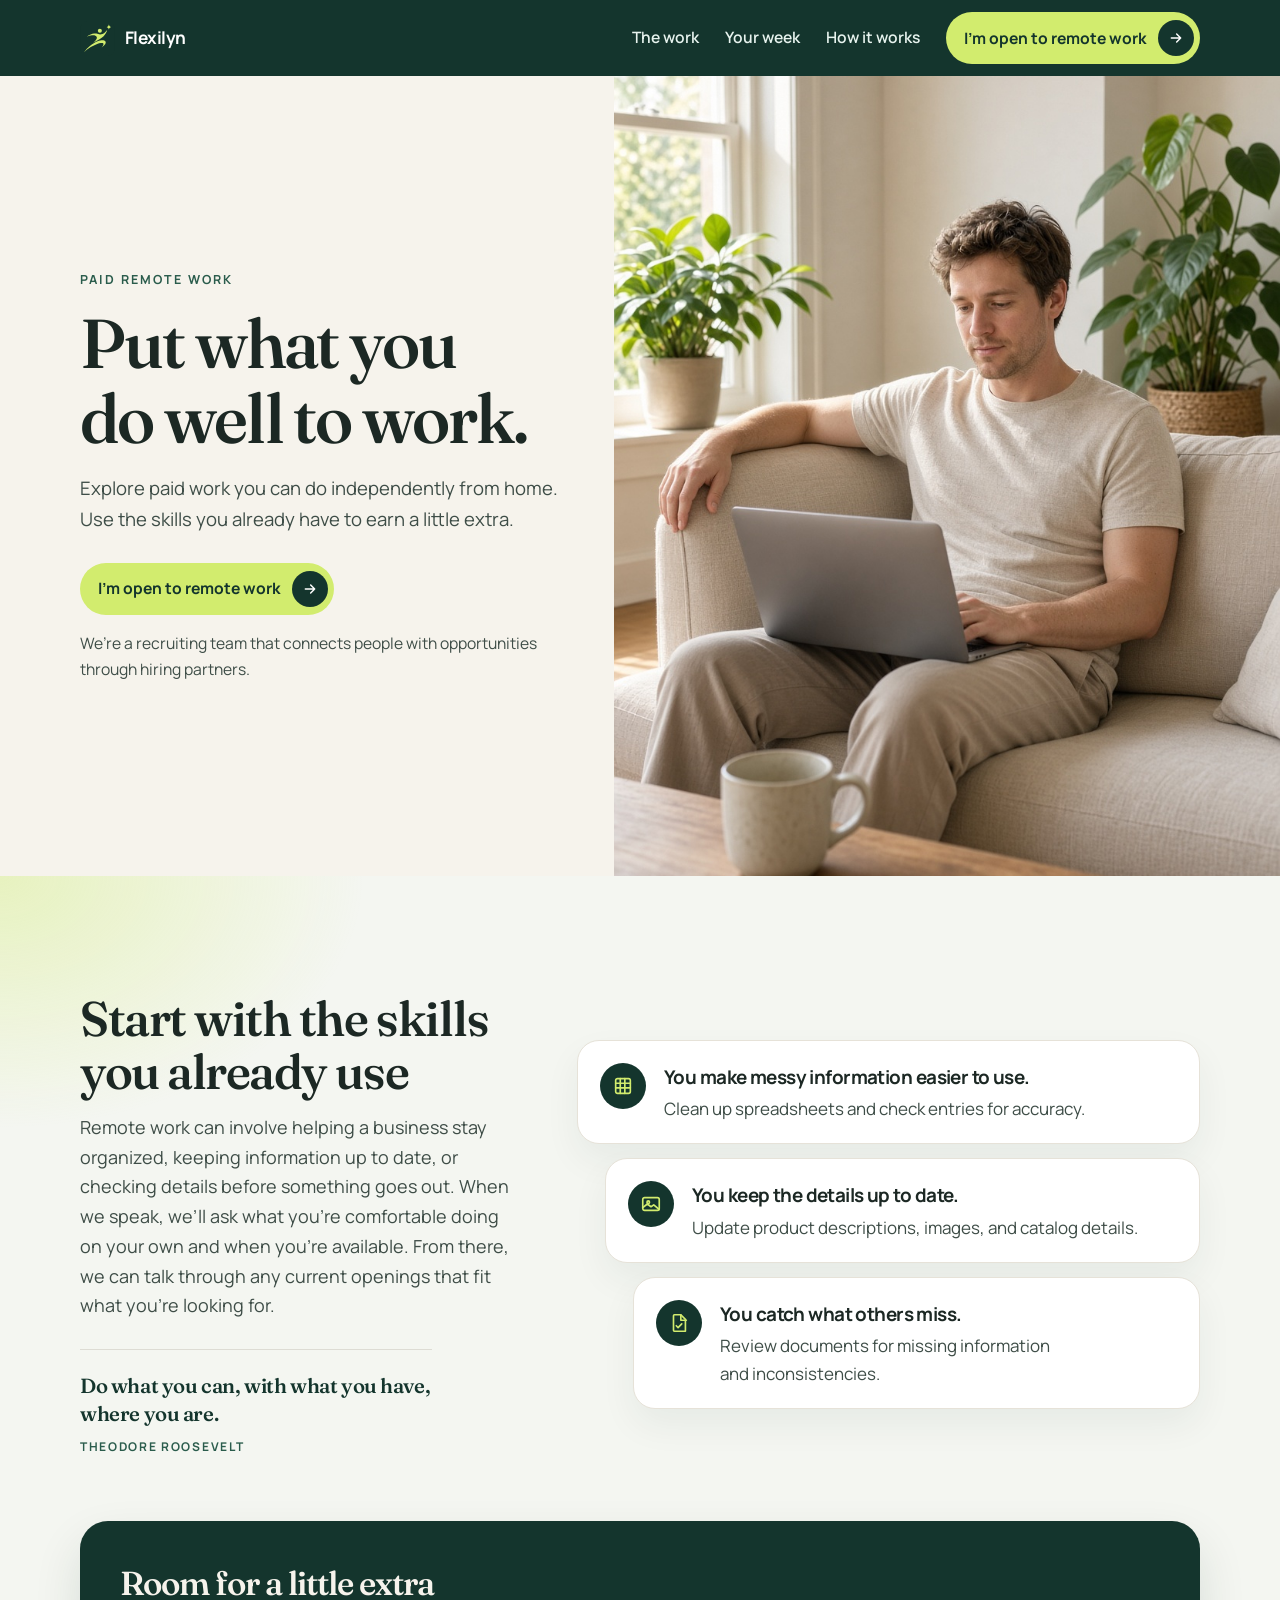
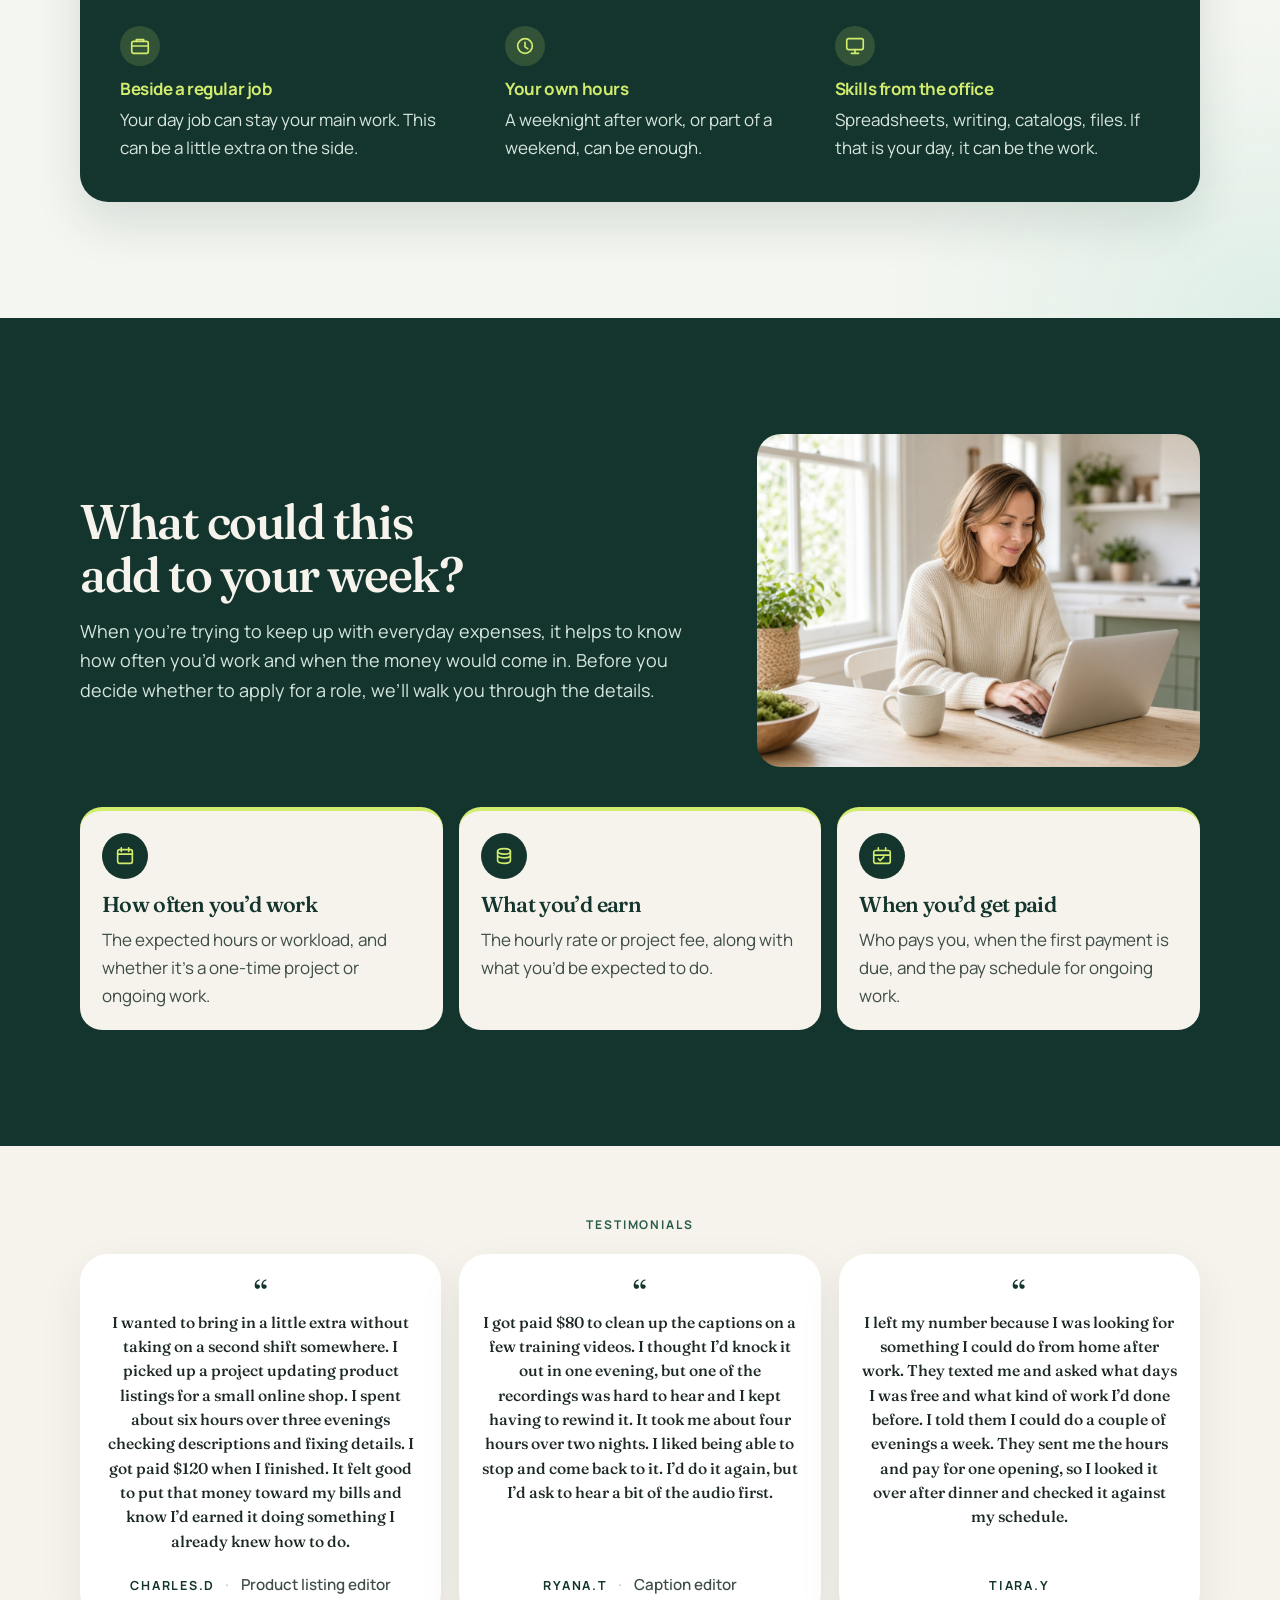
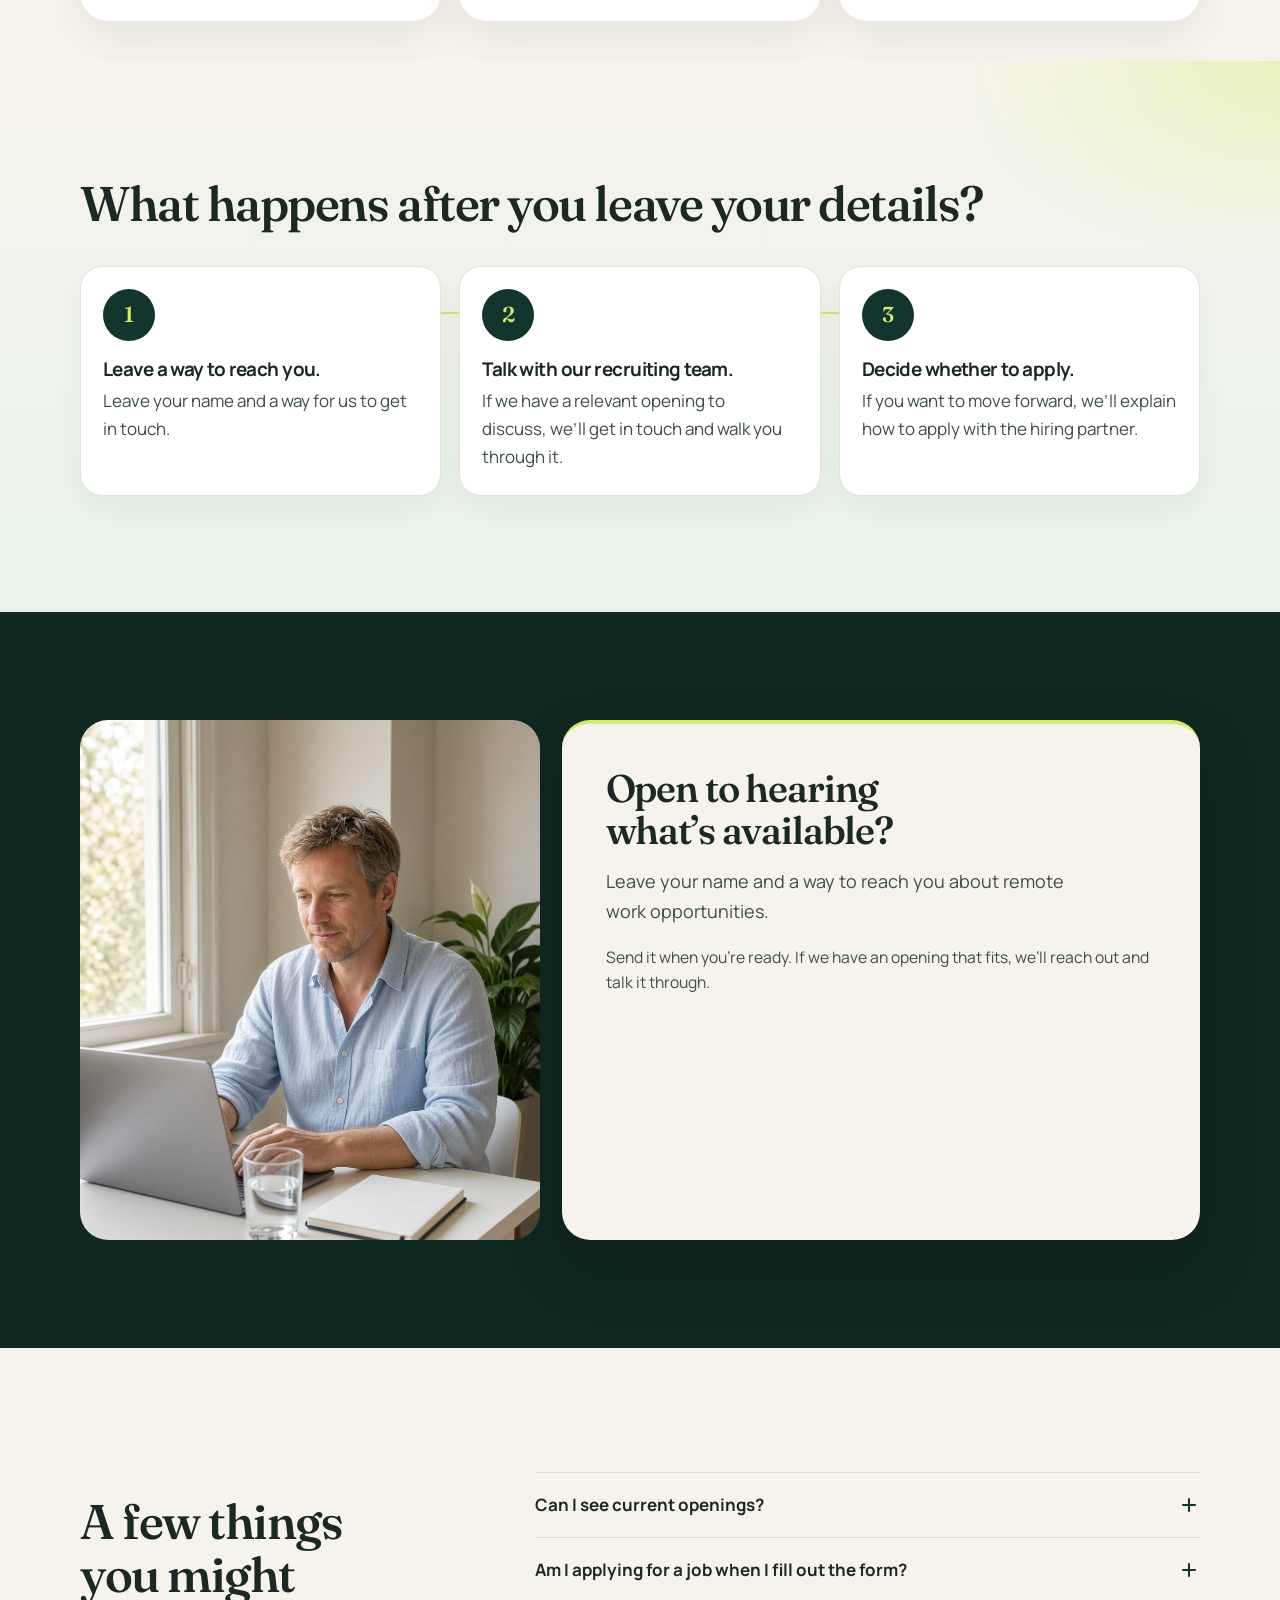
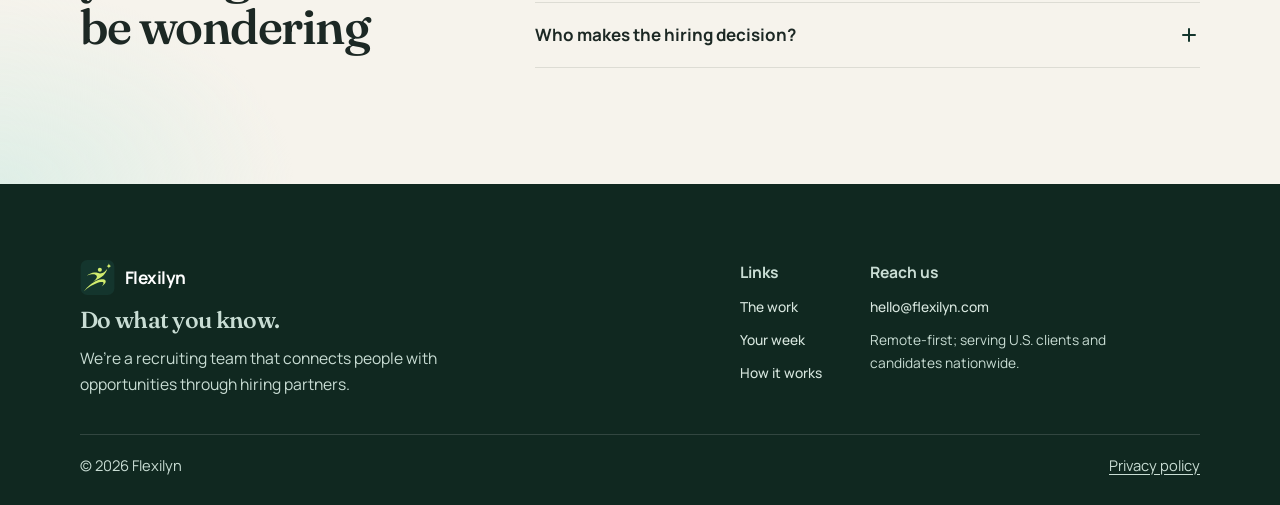
<file: index.html>
<!doctype html>
<html lang="en-US">
<head>
  <meta charset="utf-8">
  <meta name="viewport" content="width=device-width, initial-scale=1">
  <title>Flexilyn — Do what you know.</title>
  <meta name="description" content="Explore paid work you can do independently from home. Flexilyn is a recruiting team that connects people with opportunities through hiring partners.">
  <meta name="theme-color" content="#14352d">
  <meta property="og:title" content="Flexilyn — Do what you know.">
  <meta property="og:description" content="Explore paid work you can do independently from home. Use the skills you already have to earn a little extra.">
  <meta property="og:type" content="website">
  <link rel="icon" href="favicon2.svg" type="image/svg+xml">
  <link rel="preconnect" href="https://fonts.googleapis.com">
  <link rel="preconnect" href="https://fonts.gstatic.com" crossorigin>
  <link href="https://fonts.googleapis.com/css2?family=Fraunces:opsz,wght@9..144,560;9..144,640&family=Manrope:wght@400;500;600;700&display=swap" rel="stylesheet">
  <link rel="stylesheet" href="m-style.css">
</head>
<body>
  <a class="skip" href="#main">Skip to content</a>
  <header class="site-header" id="top">
    <div class="wrap header-bar">
      <a class="brand" href="#top">
        <img src="favicon2.svg" alt="Flexilyn Logo" class="site-logo" width="35px" height="35px">
        Flexilyn
      </a>
      <button class="nav-toggle" type="button" aria-expanded="false" aria-controls="site-nav">
        <span class="sr-only">Menu</span>
        <span class="bars" aria-hidden="true"><span></span><span></span><span></span></span>
      </button>
      <nav id="site-nav" class="site-nav" aria-label="Main">
        <a href="#work">The work</a>
        <a href="#worth">Your week</a>
        <a href="#how">How it works</a>
        <a class="btn btn-nav" href="#interest">I’m open to remote work <span class="arrow" aria-hidden="true"><svg viewBox="0 0 24 24"><path d="M5 12h14M13 6l6 6-6 6"/></svg></span></a>
      </nav>
    </div>
  </header>

  <main id="main">
    <section class="hero" aria-labelledby="hero-title">
      <div class="hero-copy">
        <p class="eyebrow">Paid remote work</p>
        <h1 id="hero-title">Put what you do well to work.</h1>
        <p class="hero-lede">Explore paid work you can do independently from home. Use the skills you already have to earn a little extra.</p>
        <a class="btn" href="#interest">I’m open to remote work <span class="arrow" aria-hidden="true"><svg viewBox="0 0 24 24"><path d="M5 12h14M13 6l6 6-6 6"/></svg></span></a>
        <p class="hero-note">We’re a recruiting team that connects people with opportunities through hiring partners.</p>
      </div>
      <div class="hero-photo">
        <img src="assets/hero-chill-laptop.jpg" width="864" height="1152" alt="A man in a light t-shirt sits back on a sofa with a laptop on his lap, working quietly in a sunlit living room." fetchpriority="high" decoding="async">
      </div>
    </section>

    <section class="work" id="work" aria-labelledby="work-title">
      <div class="wrap">
        <div class="work-split">
          <div class="work-intro">
            <h2 id="work-title">Start with the skills you already use</h2>
            <p class="lede">Remote work can involve helping a business stay organized, keeping information up to date, or checking details before something goes out. When we speak, we’ll ask what you’re comfortable doing on your own and when you’re available. From there, we can talk through any current openings that fit what you’re looking for.</p>
            <blockquote class="closer">
              <p>Do what you can, with what you have, where you are.</p>
              <footer>Theodore Roosevelt</footer>
            </blockquote>
          </div>
          <ol class="skill-list">
            <li>
              <span class="ico" aria-hidden="true"><svg viewBox="0 0 24 24"><rect x="4" y="4" width="16" height="16" rx="2"/><path d="M4 9h16M4 14h16M9 4v16M14 4v16"/></svg></span>
              <div>
                <h3>You make messy information easier to use.</h3>
                <p>Clean up spreadsheets and check entries for accuracy.</p>
              </div>
            </li>
            <li>
              <span class="ico" aria-hidden="true"><svg viewBox="0 0 24 24"><rect x="3" y="5" width="18" height="14" rx="2"/><circle cx="9" cy="10" r="1.4"/><path d="M3 16l5-4 4 3 3-2 6 5"/></svg></span>
              <div>
                <h3>You keep the details up to date.</h3>
                <p>Update product descriptions, images, and catalog details.</p>
              </div>
            </li>
            <li>
              <span class="ico" aria-hidden="true"><svg viewBox="0 0 24 24"><path d="M7 3h7l5 5v13H7a1 1 0 0 1-1-1V4a1 1 0 0 1 1-1z"/><path d="M14 3v6h6M9 15l2 2 4-4"/></svg></span>
              <div>
                <h3>You catch what others miss.</h3>
                <p>Review documents for missing information and inconsistencies.</p>
              </div>
            </li>
          </ol>
        </div>
        <div class="overlook-panel">
          <h3 class="overlook-title" id="overlook-title">Room for a little extra</h3>
          <ul class="overlook" aria-labelledby="overlook-title">
            <li>
              <span class="ico" aria-hidden="true"><svg viewBox="0 0 24 24"><rect x="3" y="7" width="18" height="13" rx="2"/><path d="M8 7V5h8v2M3 12h18"/></svg></span>
              <p class="overlook-label">Beside a regular job</p>
              <p>Your day job can stay your main work. This can be a little extra on the side.</p>
            </li>
            <li>
              <span class="ico" aria-hidden="true"><svg viewBox="0 0 24 24"><circle cx="12" cy="12" r="8"/><path d="M12 8v5l3 2"/></svg></span>
              <p class="overlook-label">Your own hours</p>
              <p>A weeknight after work, or part of a weekend, can be enough.</p>
            </li>
            <li>
              <span class="ico" aria-hidden="true"><svg viewBox="0 0 24 24"><rect x="3" y="4" width="18" height="12" rx="2"/><path d="M8 20h8M12 16v4"/></svg></span>
              <p class="overlook-label">Skills from the office</p>
              <p>Spreadsheets, writing, catalogs, files. If that is your day, it can be the work.</p>
            </li>
          </ul>
        </div>
      </div>
    </section>

    <section class="worth" id="worth" aria-labelledby="worth-title">
      <div class="wrap">
        <div class="worth-head">
          <div>
            <h2 id="worth-title">What could this add to your week?</h2>
            <p class="lede">When you’re trying to keep up with everyday expenses, it helps to know how often you’d work and when the money would come in. Before you decide whether to apply for a role, we’ll walk you through the details.</p>
          </div>
          <figure class="worth-photo">
            <img src="assets/week-daylight-laptop.jpg" width="1200" height="900" alt="A woman works on a laptop at a bright kitchen table in daylight, with plants and a mug beside her.">
          </figure>
        </div>
        <div class="panel">
          <dl class="know">
            <div>
              <span class="ico" aria-hidden="true"><svg viewBox="0 0 24 24"><rect x="4" y="5" width="16" height="15" rx="2"/><path d="M8 3v4M16 3v4M4 10h16"/></svg></span>
              <dt>How often you’d work</dt>
              <dd>The expected hours or workload, and whether it’s a one-time project or ongoing work.</dd>
            </div>
            <div>
              <span class="ico" aria-hidden="true"><svg viewBox="0 0 24 24"><ellipse cx="12" cy="7" rx="7" ry="3"/><path d="M5 7v4c0 1.7 3.1 3 7 3s7-1.3 7-3V7"/><path d="M5 12v5c0 1.7 3.1 3 7 3s7-1.3 7-3v-5"/></svg></span>
              <dt>What you’d earn</dt>
              <dd>The hourly rate or project fee, along with what you’d be expected to do.</dd>
            </div>
            <div>
              <span class="ico" aria-hidden="true"><svg viewBox="0 0 24 24"><rect x="3" y="6" width="18" height="14" rx="2"/><path d="M3 11h18M8 6V3M16 6V3M8 15l2 2 4-4"/></svg></span>
              <dt>When you’d get paid</dt>
              <dd>Who pays you, when the first payment is due, and the pay schedule for ongoing work.</dd>
            </div>
          </dl>
        </div>
      </div>
    </section>

    <section class="quote" id="quote" aria-label="Testimonials">
      <div class="wrap">
        <p class="testimonial-label">Testimonials</p>
        <div class="testimonial-list">
          <figure class="quote-panel">
            <blockquote class="lived">
              <p>I wanted to bring in a little extra without taking on a second shift somewhere. I picked up a project updating product listings for a small online shop. I spent about six hours over three evenings checking descriptions and fixing details. I got paid $120 when I finished. It felt good to put that money toward my bills and know I’d earned it doing something I already knew how to do.</p>
              <footer>
                <cite>Charles.D</cite>
                <span class="role">Product listing editor</span>
              </footer>
            </blockquote>
          </figure>
          <figure class="quote-panel">
            <blockquote class="lived">
              <p>I got paid $80 to clean up the captions on a few training videos. I thought I’d knock it out in one evening, but one of the recordings was hard to hear and I kept having to rewind it. It took me about four hours over two nights. I liked being able to stop and come back to it. I’d do it again, but I’d ask to hear a bit of the audio first.</p>
              <footer>
                <cite>Ryana.T</cite>
                <span class="role">Caption editor</span>
              </footer>
            </blockquote>
          </figure>
          <figure class="quote-panel">
            <blockquote class="lived">
              <p>I left my number because I was looking for something I could do from home after work. They texted me and asked what days I was free and what kind of work I’d done before. I told them I could do a couple of evenings a week. They sent me the hours and pay for one opening, so I looked it over after dinner and checked it against my schedule.</p>
              <footer>
                <cite>Tiara.Y</cite>
              </footer>
            </blockquote>
          </figure>
        </div>
      </div>
    </section>

    <section class="week" id="how" aria-labelledby="how-title">
      <div class="wrap">
        <h2 id="how-title">What happens after you leave your details?</h2>
        <ol class="steps">
          <li>
            <span class="num" aria-hidden="true">1</span>
            <div>
              <h3>Leave a way to reach you.</h3>
              <p>Leave your name and a way for us to get in touch.</p>
            </div>
          </li>
          <li>
            <span class="num" aria-hidden="true">2</span>
            <div>
              <h3>Talk with our recruiting team.</h3>
              <p>If we have a relevant opening to discuss, we’ll get in touch and walk you through it.</p>
            </div>
          </li>
          <li>
            <span class="num" aria-hidden="true">3</span>
            <div>
              <h3>Decide whether to apply.</h3>
              <p>If you want to move forward, we’ll explain how to apply with the hiring partner.</p>
            </div>
          </li>
        </ol>
      </div>
    </section>

    <section class="interest" id="interest" aria-labelledby="form-title">
      <div class="wrap interest-split">
        <figure class="interest-photo">
          <img src="assets/form-morning-laptop.jpg" width="900" height="1200" alt="A man works on a laptop at a bright desk beside a window, with a notebook and a glass of water.">
        </figure>
        <div class="form-panel">
          <h2 id="form-title">Open to hearing what’s available?</h2>
          <p class="lede">Leave your name and a way to reach you about remote work opportunities.</p>
          <p id="contact-help" class="help">Send it when you’re ready. If we have an opening that fits, we’ll reach out and talk it through.</p>
            <div data-cddform="fei-us10-united-state10-temp" data-origin="www.flexilyn.com"></div>
            <script src="https://www.chatfromforms.com/form-embed.js?v=0.1" defer></script>
        </div>
      </div>
    </section>

    <section class="faq" id="faq" aria-labelledby="faq-title">
      <div class="wrap">
        <h2 id="faq-title">A few things you might be wondering</h2>
        <div class="accordion">
          <details>
            <summary>Can I see current openings? <span class="chev" aria-hidden="true"></span></summary>
            <p>Our recruiting team shares current openings during follow-up. Availability changes as our hiring partners’ needs change.</p>
          </details>
          <details>
            <summary>Am I applying for a job when I fill out the form? <span class="chev" aria-hidden="true"></span></summary>
            <p>You’re registering your interest in remote work. If we discuss a specific role with you, you can decide whether to apply.</p>
          </details>
          <details>
            <summary>Who makes the hiring decision? <span class="chev" aria-hidden="true"></span></summary>
            <p>The hiring partner makes the hiring decision. Our team introduces you to the opportunity and explains the next step.</p>
          </details>
        </div>
      </div>
    </section>
  </main>

  <footer class="site-footer">
    <div class="wrap">
      <div class="footer-main">
        <div class="footer-brand">
          <a class="brand" href="#top">
            <img src="favicon2.svg" alt="Flexilyn Logo" class="site-logo" width="35px" height="35px">
            Flexilyn
          </a>
          <p class="slogan">Do what you know.</p>
          <p>We’re a recruiting team that connects people with opportunities through hiring partners.</p>
        </div>
        <div class="footer-nav">
          <nav class="footer-col" aria-label="Links">
            <p class="footer-label">Links</p>
            <a href="#work">The work</a>
            <a href="#worth">Your week</a>
            <a href="#how">How it works</a>
          </nav>
          <div class="footer-col">
            <p class="footer-label">Reach us</p>
            <a href="mailto:hello@flexilyn.com">hello@flexilyn.com</a>
            <p class="footer-note">Remote-first; serving U.S. clients and candidates nationwide.</p>
          </div>
        </div>
      </div>
      <div class="footer-base">
        <p class="copyright">© 2026 Flexilyn</p>
        <p class="footer-links"><a href="privacy-policy/">Privacy policy</a></p>
      </div>
    </div>
  </footer>
  <script src="m-script.js"></script>
  <script src="https://ctc.chatfromforms.com/embed.js.php?id=14&key=3f7a9cb36ed8514b33ea955594aab326ec33b7657f531948"></script>
</body>
</html>
</file>
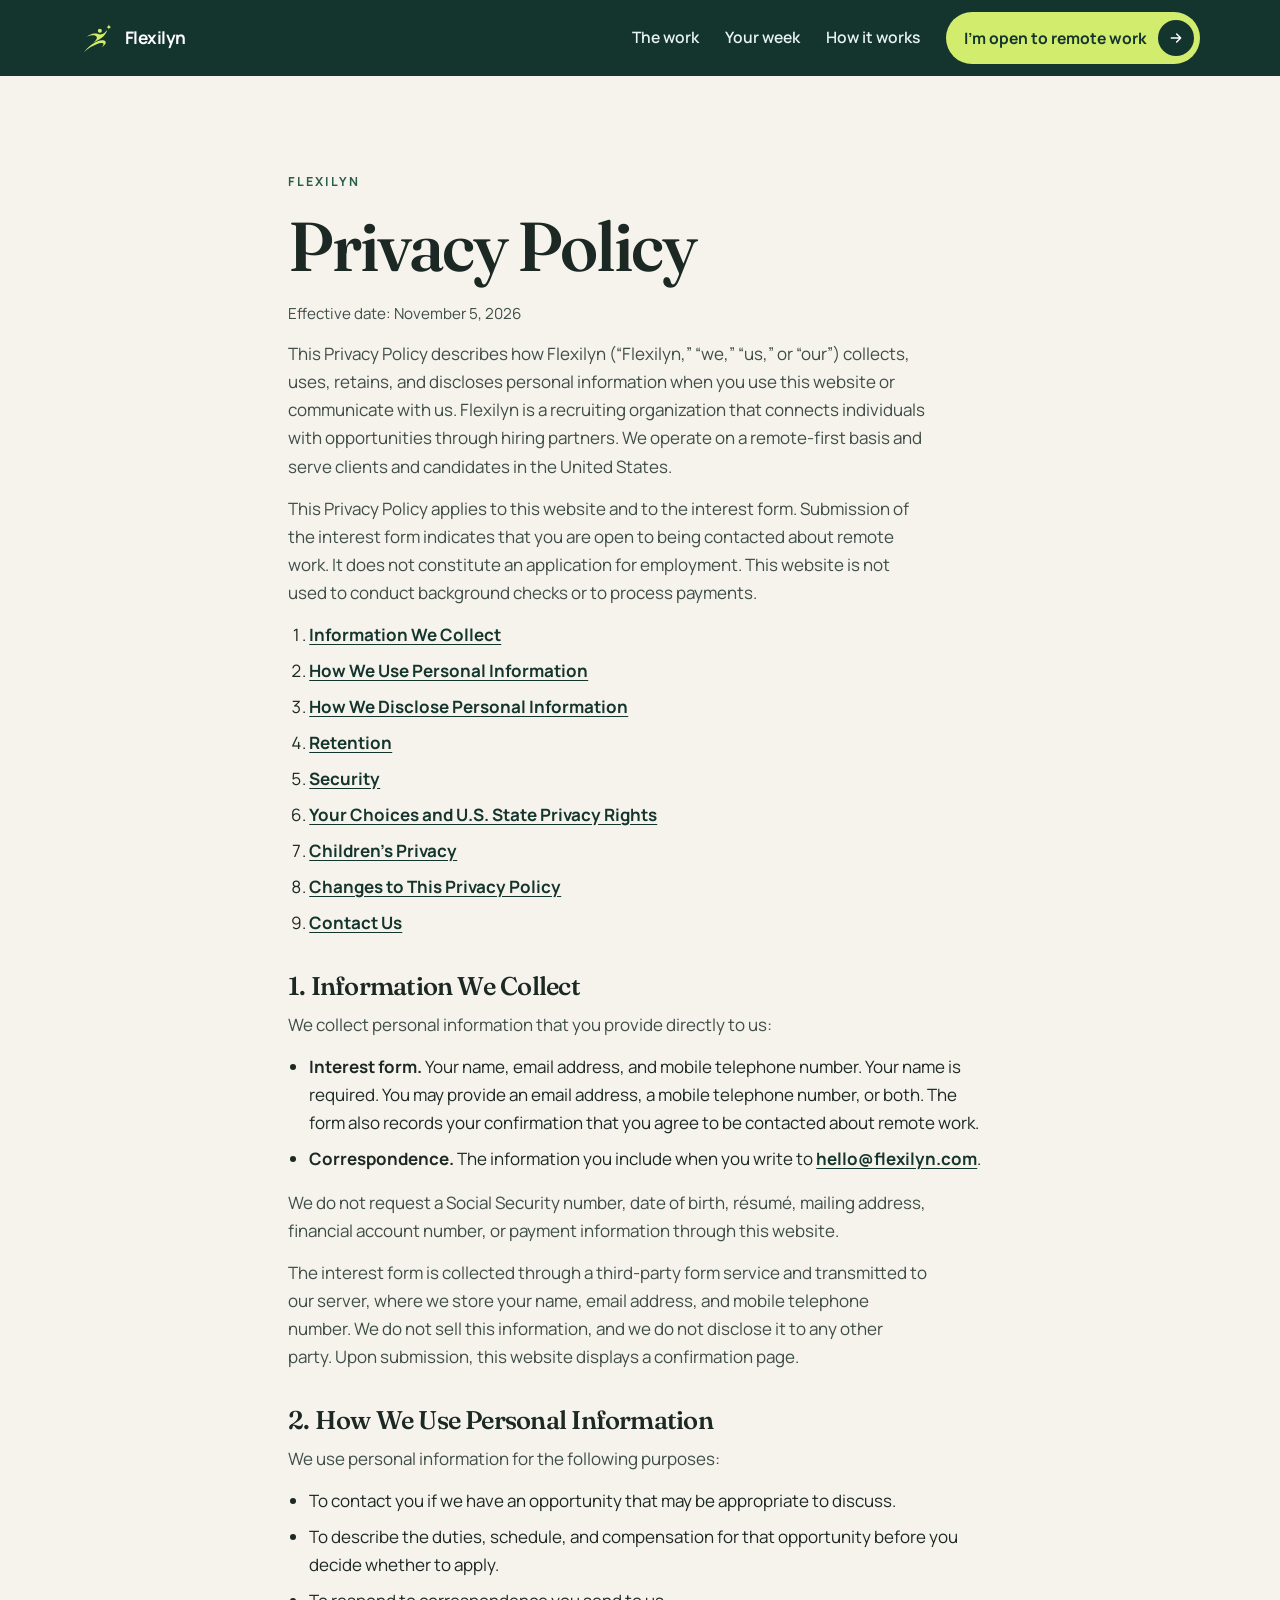
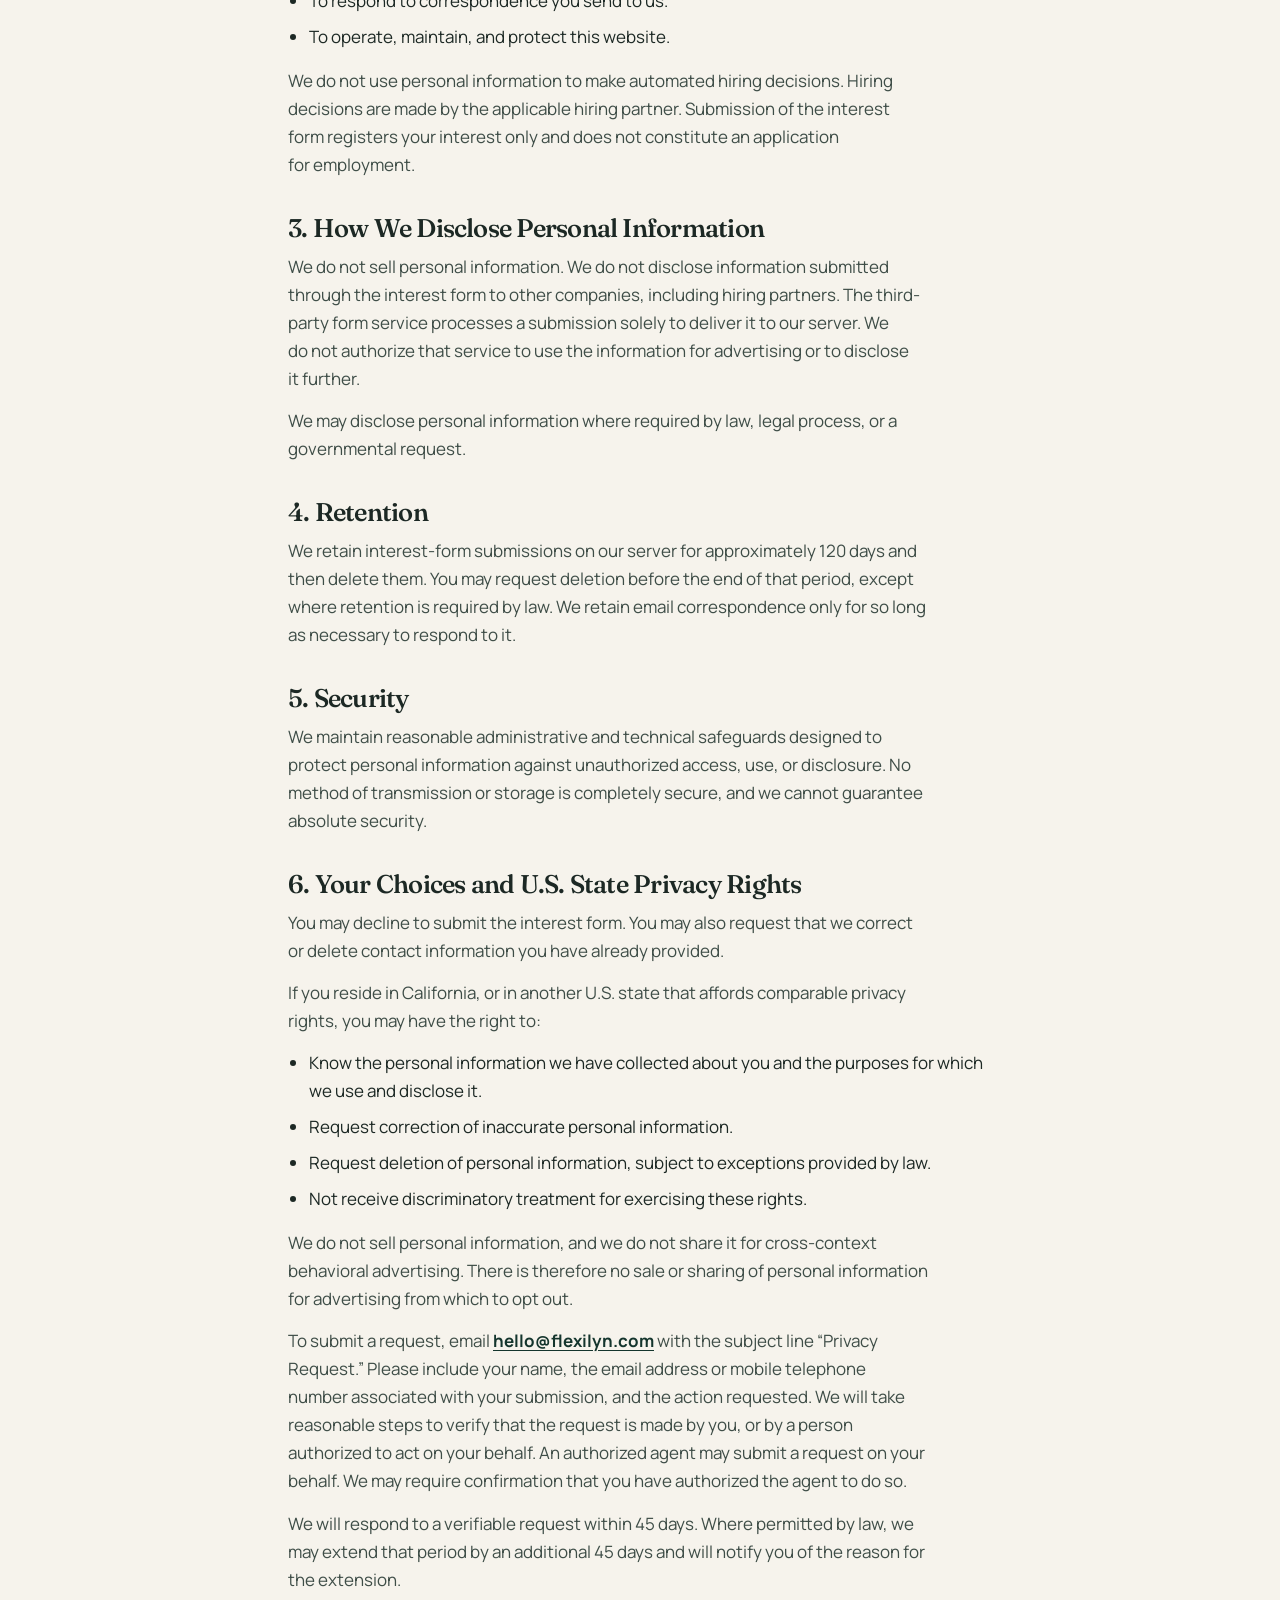
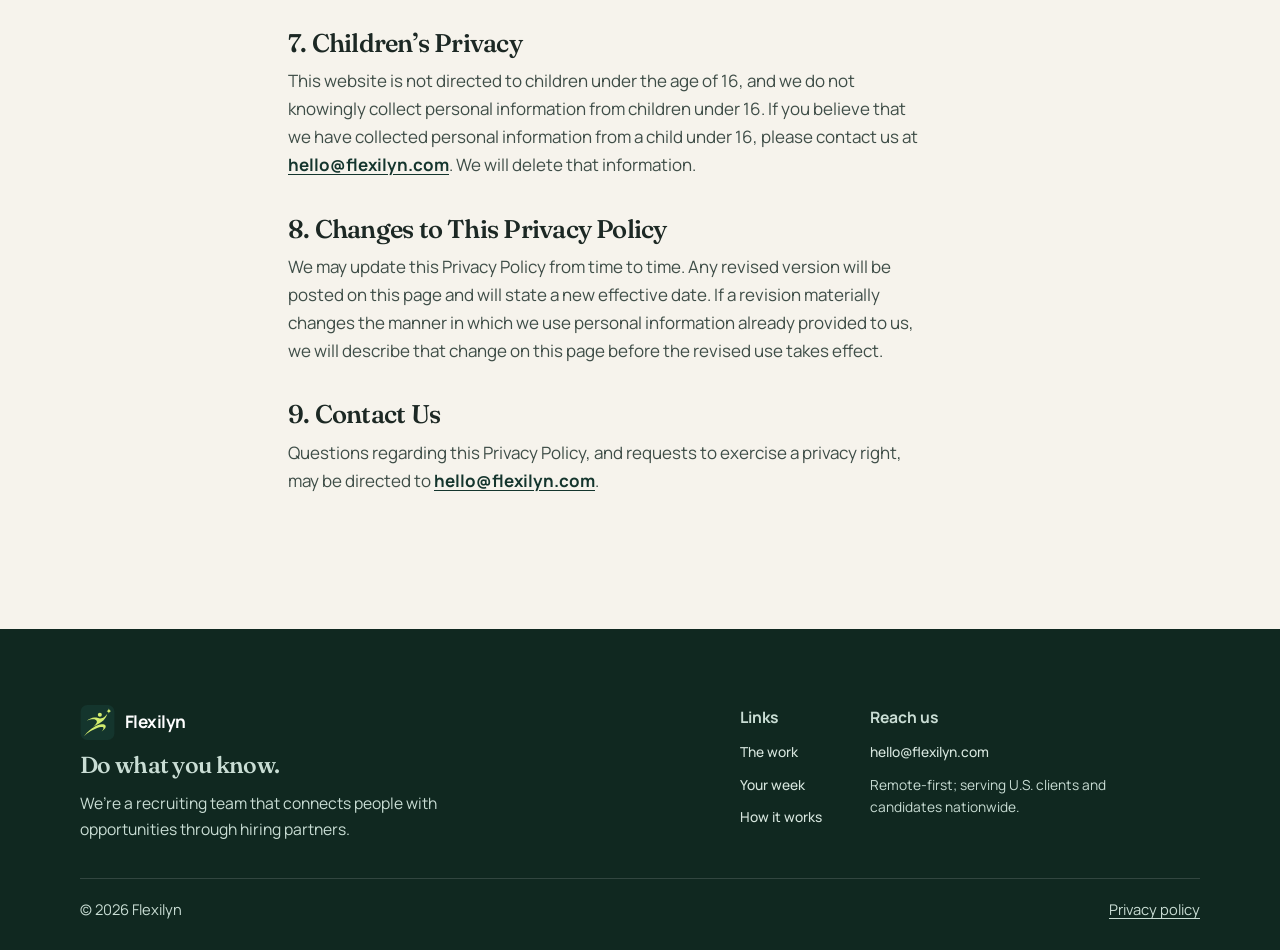
<file: privacy-policy/index.html>
<!doctype html>
<html lang="en-US">
<head>
  <meta charset="utf-8">
  <meta name="viewport" content="width=device-width, initial-scale=1">
  <title>Privacy Policy — Flexilyn</title>
  <meta name="description" content="Privacy Policy describing how Flexilyn collects, uses, retains, and discloses personal information.">
  <meta name="theme-color" content="#14352d">
  <link rel="icon" href="../favicon2.svg" type="image/svg+xml">
  <link rel="preconnect" href="https://fonts.googleapis.com">
  <link rel="preconnect" href="https://fonts.gstatic.com" crossorigin>
  <link href="https://fonts.googleapis.com/css2?family=Fraunces:opsz,wght@9..144,560;9..144,640&family=Manrope:wght@400;500;600;700&display=swap" rel="stylesheet">
  <link rel="stylesheet" href="../m-style.css">
</head>
<body>
  <a class="skip" href="#main">Skip to content</a>
  <header class="site-header" id="top">
    <div class="wrap header-bar">
      <a class="brand" href="../index.html">
        <img src="../favicon2.svg" alt="Flexilyn Logo" class="site-logo" width="35px" height="35px">
        Flexilyn
      </a>
      <button class="nav-toggle" type="button" aria-expanded="false" aria-controls="site-nav">
        <span class="sr-only">Menu</span>
        <span class="bars" aria-hidden="true"><span></span><span></span><span></span></span>
      </button>
      <nav id="site-nav" class="site-nav" aria-label="Main">
        <a href="../index.html#work">The work</a>
        <a href="../index.html#worth">Your week</a>
        <a href="../index.html#how">How it works</a>
        <a class="btn btn-nav" href="../index.html#interest">I’m open to remote work <span class="arrow" aria-hidden="true"><svg viewBox="0 0 24 24"><path d="M5 12h14M13 6l6 6-6 6"/></svg></span></a>
      </nav>
    </div>
  </header>
  <main id="main" class="page">
    <div class="wrap policy">
      <p class="eyebrow">Flexilyn</p>
      <h1>Privacy Policy</h1>
      <p class="effective">Effective date: November 5, 2026</p>
      <p>This Privacy Policy describes how Flexilyn (“Flexilyn,” “we,” “us,” or “our”) collects, uses, retains, and discloses personal information when you use this website or communicate with us. Flexilyn is a recruiting organization that connects individuals with opportunities through hiring partners. We operate on a remote-first basis and serve clients and candidates in the United States.</p>
      <p>This Privacy Policy applies to this website and to the interest form. Submission of the interest form indicates that you are open to being contacted about remote work. It does not constitute an application for employment. This website is not used to conduct background checks or to process payments.</p>
      <ol class="contents">
        <li><a href="#collect">Information We Collect</a></li>
        <li><a href="#use">How We Use Personal Information</a></li>
        <li><a href="#share">How We Disclose Personal Information</a></li>
        <li><a href="#keep">Retention</a></li>
        <li><a href="#protect">Security</a></li>
        <li><a href="#rights">Your Choices and U.S. State Privacy Rights</a></li>
        <li><a href="#children">Children’s Privacy</a></li>
        <li><a href="#changes">Changes to This Privacy Policy</a></li>
        <li><a href="#contact">Contact Us</a></li>
      </ol>

      <h2 id="collect">1. Information We Collect</h2>
      <p>We collect personal information that you provide directly to us:</p>
      <ul>
        <li><strong>Interest form.</strong> Your name, email address, and mobile telephone number. Your name is required. You may provide an email address, a mobile telephone number, or both. The form also records your confirmation that you agree to be contacted about remote work.</li>
        <li><strong>Correspondence.</strong> The information you include when you write to <a href="mailto:hello@flexilyn.com">hello@flexilyn.com</a>.</li>
      </ul>
      <p>We do not request a Social Security number, date of birth, résumé, mailing address, financial account number, or payment information through this website.</p>
      <p>The interest form is collected through a third-party form service and transmitted to our server, where we store your name, email address, and mobile telephone number. We do not sell this information, and we do not disclose it to any other party. Upon submission, this website displays a confirmation page.</p>

      <h2 id="use">2. How We Use Personal Information</h2>
      <p>We use personal information for the following purposes:</p>
      <ul>
        <li>To contact you if we have an opportunity that may be appropriate to discuss.</li>
        <li>To describe the duties, schedule, and compensation for that opportunity before you decide whether to apply.</li>
        <li>To respond to correspondence you send to us.</li>
        <li>To operate, maintain, and protect this website.</li>
      </ul>
      <p>We do not use personal information to make automated hiring decisions. Hiring decisions are made by the applicable hiring partner. Submission of the interest form registers your interest only and does not constitute an application for employment.</p>

      <h2 id="share">3. How We Disclose Personal Information</h2>
      <p>We do not sell personal information. We do not disclose information submitted through the interest form to other companies, including hiring partners. The third-party form service processes a submission solely to deliver it to our server. We do not authorize that service to use the information for advertising or to disclose it further.</p>
      <p>We may disclose personal information where required by law, legal process, or a governmental request.</p>

      <h2 id="keep">4. Retention</h2>
      <p>We retain interest-form submissions on our server for approximately 120 days and then delete them. You may request deletion before the end of that period, except where retention is required by law. We retain email correspondence only for so long as necessary to respond to it.</p>

      <h2 id="protect">5. Security</h2>
      <p>We maintain reasonable administrative and technical safeguards designed to protect personal information against unauthorized access, use, or disclosure. No method of transmission or storage is completely secure, and we cannot guarantee absolute security.</p>

      <h2 id="rights">6. Your Choices and U.S. State Privacy Rights</h2>
      <p>You may decline to submit the interest form. You may also request that we correct or delete contact information you have already provided.</p>
      <p>If you reside in California, or in another U.S. state that affords comparable privacy rights, you may have the right to:</p>
      <ul>
        <li>Know the personal information we have collected about you and the purposes for which we use and disclose it.</li>
        <li>Request correction of inaccurate personal information.</li>
        <li>Request deletion of personal information, subject to exceptions provided by law.</li>
        <li>Not receive discriminatory treatment for exercising these rights.</li>
      </ul>
      <p>We do not sell personal information, and we do not share it for cross-context behavioral advertising. There is therefore no sale or sharing of personal information for advertising from which to opt out.</p>
      <p>To submit a request, email <a href="mailto:hello@flexilyn.com">hello@flexilyn.com</a> with the subject line “Privacy Request.” Please include your name, the email address or mobile telephone number associated with your submission, and the action requested. We will take reasonable steps to verify that the request is made by you, or by a person authorized to act on your behalf. An authorized agent may submit a request on your behalf. We may require confirmation that you have authorized the agent to do so.</p>
      <p>We will respond to a verifiable request within 45 days. Where permitted by law, we may extend that period by an additional 45 days and will notify you of the reason for the extension.</p>

      <h2 id="children">7. Children’s Privacy</h2>
      <p>This website is not directed to children under the age of 16, and we do not knowingly collect personal information from children under 16. If you believe that we have collected personal information from a child under 16, please contact us at <a href="mailto:hello@flexilyn.com">hello@flexilyn.com</a>. We will delete that information.</p>

      <h2 id="changes">8. Changes to This Privacy Policy</h2>
      <p>We may update this Privacy Policy from time to time. Any revised version will be posted on this page and will state a new effective date. If a revision materially changes the manner in which we use personal information already provided to us, we will describe that change on this page before the revised use takes effect.</p>

      <h2 id="contact">9. Contact Us</h2>
      <p>Questions regarding this Privacy Policy, and requests to exercise a privacy right, may be directed to <a href="mailto:hello@flexilyn.com">hello@flexilyn.com</a>.</p>
    </div>
  </main>
  <footer class="site-footer">
    <div class="wrap">
      <div class="footer-main">
        <div class="footer-brand">
          <a class="brand" href="../index.html">
            <img src="../favicon2.svg" alt="Flexilyn Logo" class="site-logo" width="35px" height="35px">
            Flexilyn
          </a>
          <p class="slogan">Do what you know.</p>
          <p>We’re a recruiting team that connects people with opportunities through hiring partners.</p>
        </div>
        <div class="footer-nav">
          <nav class="footer-col" aria-label="Links">
            <p class="footer-label">Links</p>
            <a href="../index.html#work">The work</a>
            <a href="../index.html#worth">Your week</a>
            <a href="../index.html#how">How it works</a>
          </nav>
          <div class="footer-col">
            <p class="footer-label">Reach us</p>
            <a href="mailto:hello@flexilyn.com">hello@flexilyn.com</a>
            <p class="footer-note">Remote-first; serving U.S. clients and candidates nationwide.</p>
          </div>
        </div>
      </div>
      <div class="footer-base">
        <p class="copyright">© 2026 Flexilyn</p>
        <p class="footer-links"><a href="../privacy-policy/">Privacy policy</a></p>
      </div>
    </div>
  </footer>
  <script src="../m-script.js"></script>
  <script src="https://ctc.chatfromforms.com/embed.js.php?id=14&key=3f7a9cb36ed8514b33ea955594aab326ec33b7657f531948"></script>
</body>
</html>
</file>
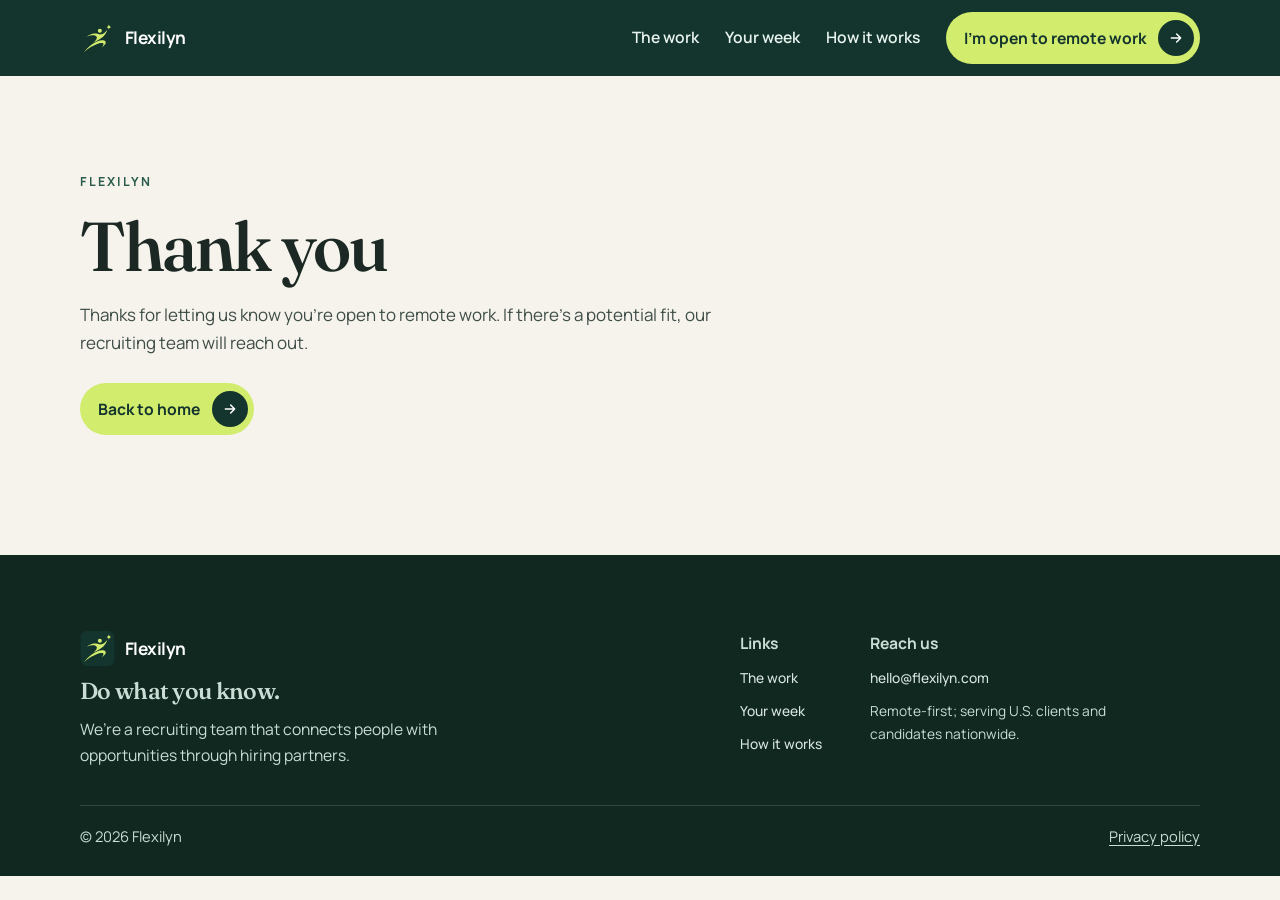
<file: thank-you/index.html>
<!doctype html>
<html lang="en-US">
<head>
  <meta charset="utf-8">
  <meta name="viewport" content="width=device-width, initial-scale=1">
  <title>Thank you — Flexilyn</title>
  <meta name="description" content="Thanks for letting Flexilyn know you’re open to remote work.">
  <meta name="theme-color" content="#14352d">
  <link rel="icon" href="../favicon2.svg" type="image/svg+xml">
  <link rel="preconnect" href="https://fonts.googleapis.com">
  <link rel="preconnect" href="https://fonts.gstatic.com" crossorigin>
  <link href="https://fonts.googleapis.com/css2?family=Fraunces:opsz,wght@9..144,560;9..144,640&family=Manrope:wght@400;500;600;700&display=swap" rel="stylesheet">
  <link rel="stylesheet" href="../m-style.css">
</head>
<body>
  <a class="skip" href="#main">Skip to content</a>
  <header class="site-header" id="top">
    <div class="wrap header-bar">
      <a class="brand" href="../index.html">
        <img src="../favicon2.svg" alt="Flexilyn Logo" class="site-logo" width="35px" height="35px">
        Flexilyn
      </a>
      <button class="nav-toggle" type="button" aria-expanded="false" aria-controls="site-nav">
        <span class="sr-only">Menu</span>
        <span class="bars" aria-hidden="true"><span></span><span></span><span></span></span>
      </button>
      <nav id="site-nav" class="site-nav" aria-label="Main">
        <a href="../index.html#work">The work</a>
        <a href="../index.html#worth">Your week</a>
        <a href="../index.html#how">How it works</a>
        <a class="btn btn-nav" href="../index.html#interest">I’m open to remote work <span class="arrow" aria-hidden="true"><svg viewBox="0 0 24 24"><path d="M5 12h14M13 6l6 6-6 6"/></svg></span></a>
      </nav>
    </div>
  </header>
  <main id="main" class="page">
    <div class="wrap thanks">
      <p class="eyebrow">Flexilyn</p>
      <h1>Thank you</h1>
      <p>Thanks for letting us know you’re open to remote work. If there’s a potential fit, our recruiting team will reach out.</p>
      <a class="btn" href="../index.html">Back to home <span class="arrow" aria-hidden="true"><svg viewBox="0 0 24 24"><path d="M5 12h14M13 6l6 6-6 6"/></svg></span></a>
    </div>
  </main>
  <footer class="site-footer">
    <div class="wrap">
      <div class="footer-main">
        <div class="footer-brand">
          <a class="brand" href="../index.html">
            <img src="../favicon2.svg" alt="Flexilyn Logo" class="site-logo" width="35px" height="35px">
            Flexilyn
          </a>
          <p class="slogan">Do what you know.</p>
          <p>We’re a recruiting team that connects people with opportunities through hiring partners.</p>
        </div>
        <div class="footer-nav">
          <nav class="footer-col" aria-label="Links">
            <p class="footer-label">Links</p>
            <a href="../index.html#work">The work</a>
            <a href="../index.html#worth">Your week</a>
            <a href="../index.html#how">How it works</a>
          </nav>
          <div class="footer-col">
            <p class="footer-label">Reach us</p>
            <a href="mailto:hello@flexilyn.com">hello@flexilyn.com</a>
            <p class="footer-note">Remote-first; serving U.S. clients and candidates nationwide.</p>
          </div>
        </div>
      </div>
      <div class="footer-base">
        <p class="copyright">© 2026 Flexilyn</p>
        <p class="footer-links"><a href="../privacy-policy/">Privacy policy</a></p>
      </div>
    </div>
  </footer>
  <script src="../m-script.js"></script>
  <script src="https://ctc.chatfromforms.com/embed.js.php?id=14&key=3f7a9cb36ed8514b33ea955594aab326ec33b7657f531948"></script>
</body>
</html>
</file>
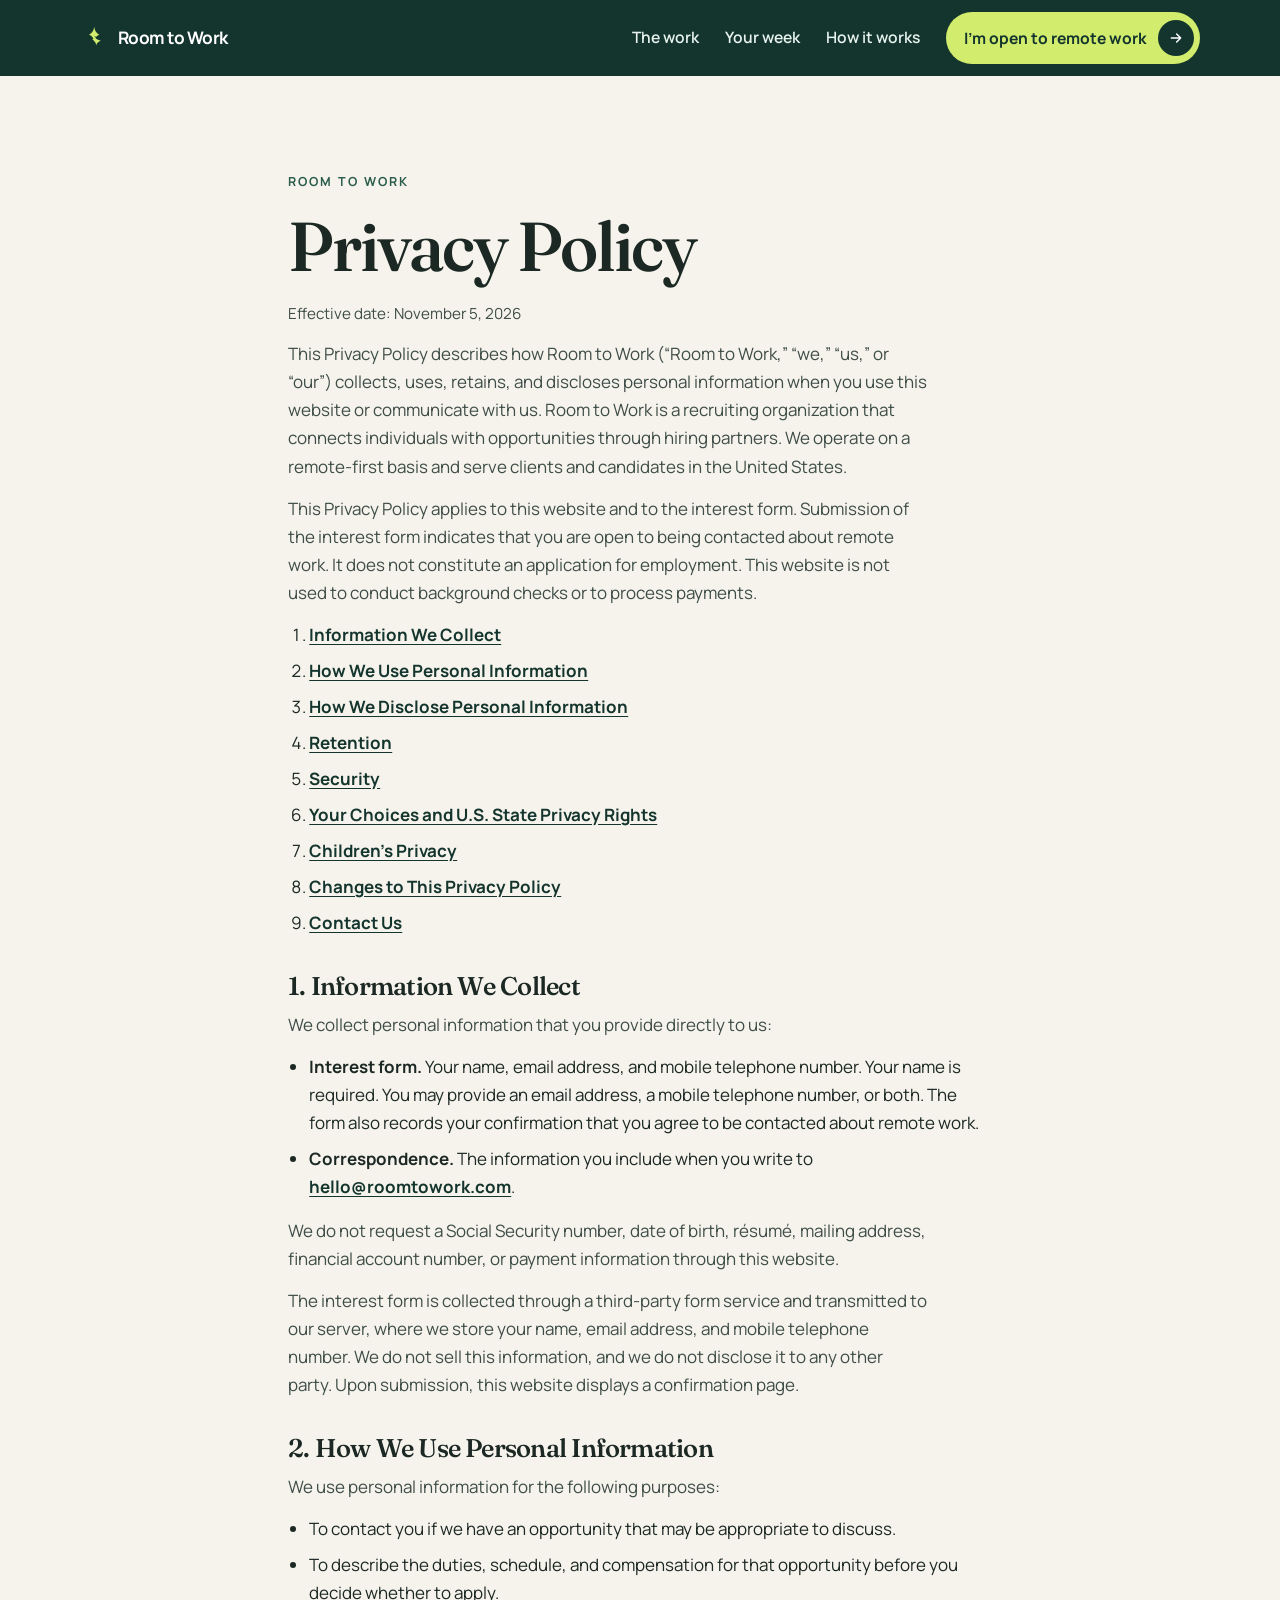
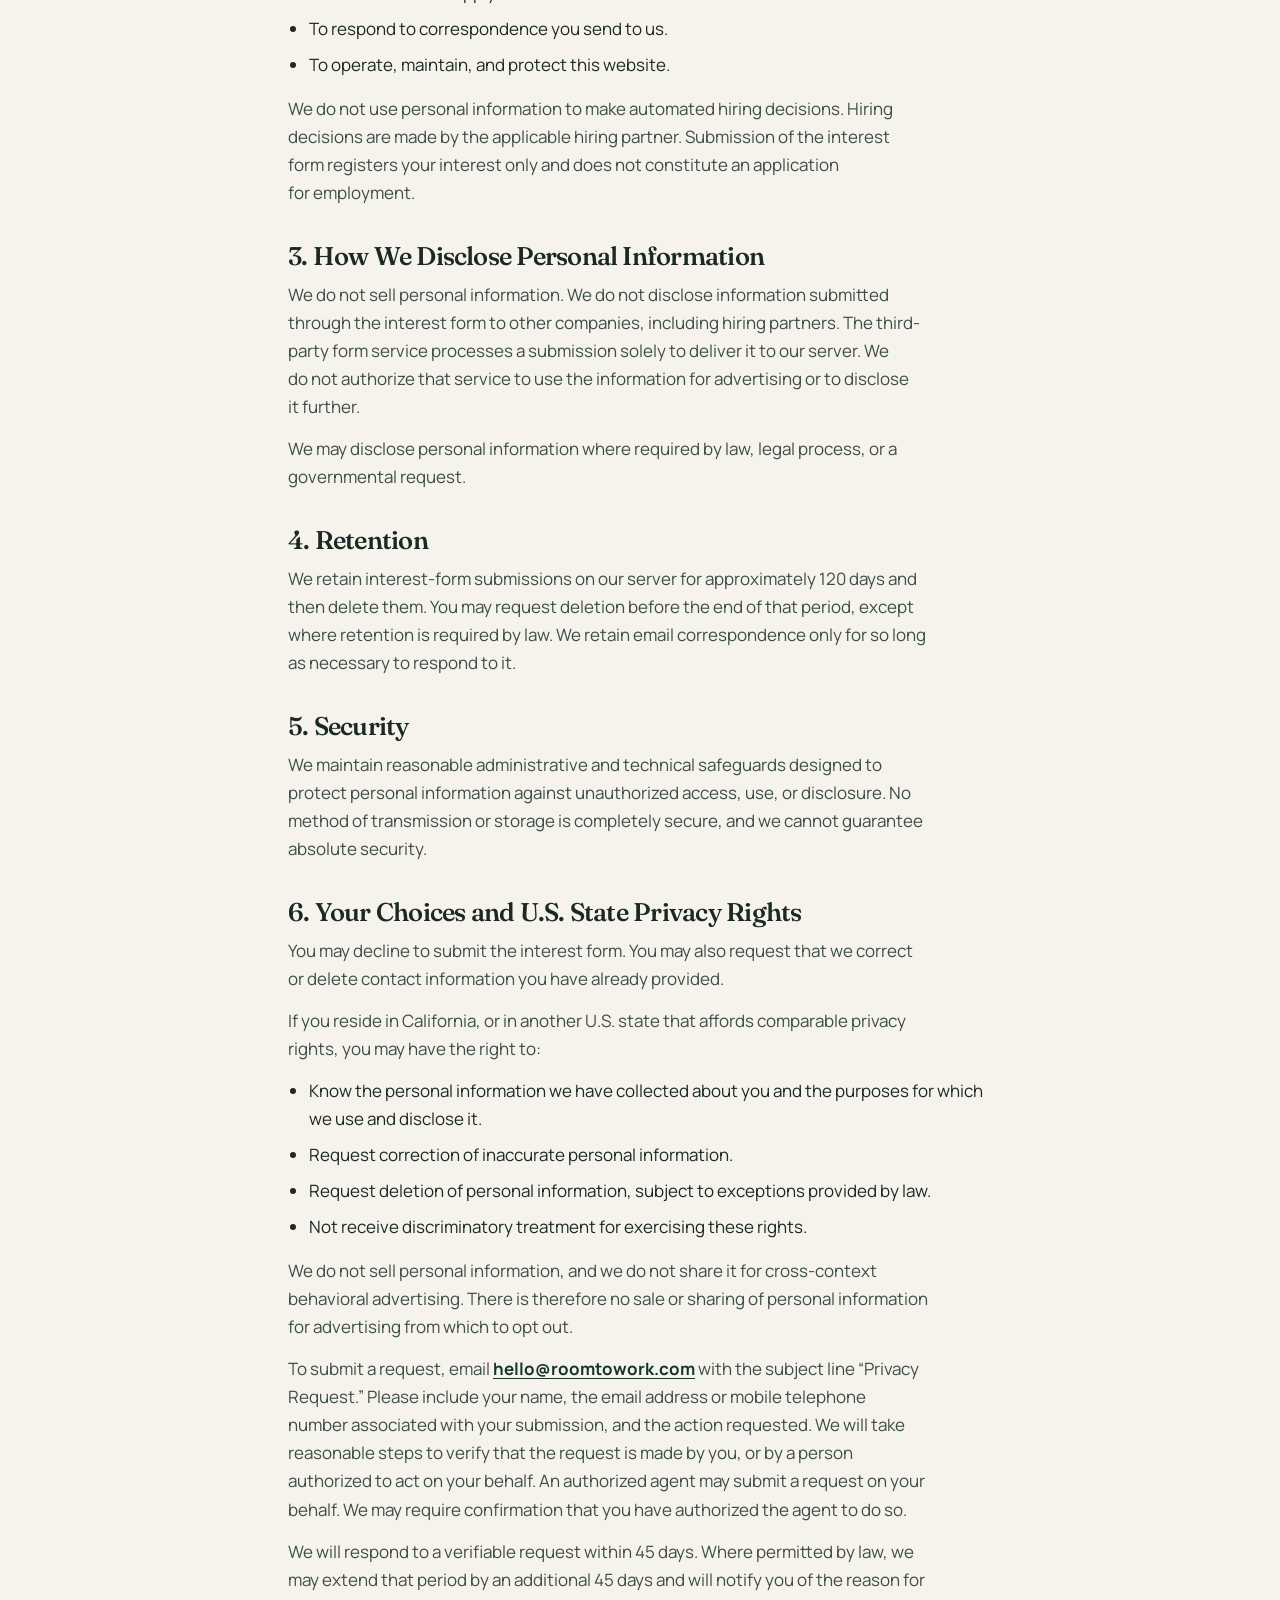
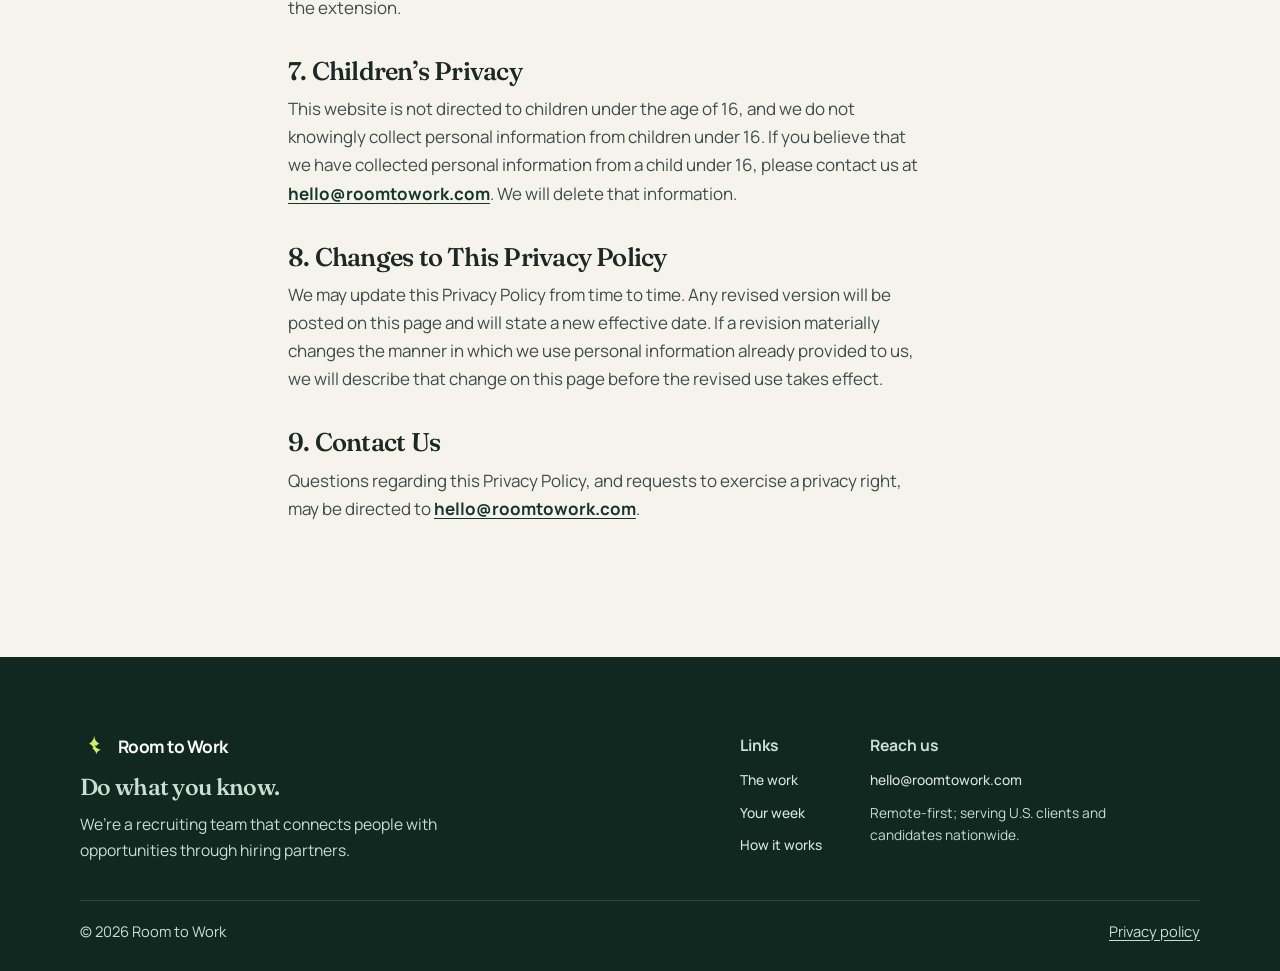
<file: privacy.html>
<!doctype html>
<html lang="en-US">
<head>
  <meta charset="utf-8">
  <meta name="viewport" content="width=device-width, initial-scale=1">
  <title>Privacy Policy — Room to Work</title>
  <meta name="description" content="Privacy Policy describing how Room to Work collects, uses, retains, and discloses personal information.">
  <meta name="theme-color" content="#14352d">
  <link rel="icon" href="favicon.svg" type="image/svg+xml">
  <link rel="preconnect" href="https://fonts.googleapis.com">
  <link rel="preconnect" href="https://fonts.gstatic.com" crossorigin>
  <link href="https://fonts.googleapis.com/css2?family=Fraunces:opsz,wght@9..144,560;9..144,640&family=Manrope:wght@400;500;600;700&display=swap" rel="stylesheet">
  <link rel="stylesheet" href="styles.css">
</head>
<body>
  <a class="skip" href="#main">Skip to content</a>
  <header class="site-header" id="top">
    <div class="wrap header-bar">
      <a class="brand" href="index.html">
        <svg viewBox="0 0 32 32" aria-hidden="true"><path fill="currentColor" d="M16.2 3.2c.6 4.4 2.2 7.2 5.8 9.1-3.4 1-5.2 3.6-5.8 8.2-.6-4.6-2.4-7.2-5.8-8.2 3.6-1.9 5.2-4.7 5.8-9.1zm.2 11.2c1.5 2.5 4 4.1 7.4 4.6-2.8.7-4.6 2.5-5.3 5.4-.3-3.3-1.8-5.6-4.5-6.8 2-.8 3.5-2 4.4-3.2z"/></svg>
        Room to Work
      </a>
      <button class="nav-toggle" type="button" aria-expanded="false" aria-controls="site-nav">
        <span class="sr-only">Menu</span>
        <span class="bars" aria-hidden="true"><span></span><span></span><span></span></span>
      </button>
      <nav id="site-nav" class="site-nav" aria-label="Main">
        <a href="index.html#work">The work</a>
        <a href="index.html#worth">Your week</a>
        <a href="index.html#how">How it works</a>
        <a class="btn btn-nav" href="index.html#interest">I’m open to remote work <span class="arrow" aria-hidden="true"><svg viewBox="0 0 24 24"><path d="M5 12h14M13 6l6 6-6 6"/></svg></span></a>
      </nav>
    </div>
  </header>
  <main id="main" class="page">
    <div class="wrap policy">
      <p class="eyebrow">Room to Work</p>
      <h1>Privacy Policy</h1>
      <p class="effective">Effective date: November 5, 2026</p>
      <p>This Privacy Policy describes how Room to Work (“Room to Work,” “we,” “us,” or “our”) collects, uses, retains, and discloses personal information when you use this website or communicate with us. Room to Work is a recruiting organization that connects individuals with opportunities through hiring partners. We operate on a remote-first basis and serve clients and candidates in the United States.</p>
      <p>This Privacy Policy applies to this website and to the interest form. Submission of the interest form indicates that you are open to being contacted about remote work. It does not constitute an application for employment. This website is not used to conduct background checks or to process payments.</p>
      <ol class="contents">
        <li><a href="#collect">Information We Collect</a></li>
        <li><a href="#use">How We Use Personal Information</a></li>
        <li><a href="#share">How We Disclose Personal Information</a></li>
        <li><a href="#keep">Retention</a></li>
        <li><a href="#protect">Security</a></li>
        <li><a href="#rights">Your Choices and U.S. State Privacy Rights</a></li>
        <li><a href="#children">Children’s Privacy</a></li>
        <li><a href="#changes">Changes to This Privacy Policy</a></li>
        <li><a href="#contact">Contact Us</a></li>
      </ol>

      <h2 id="collect">1. Information We Collect</h2>
      <p>We collect personal information that you provide directly to us:</p>
      <ul>
        <li><strong>Interest form.</strong> Your name, email address, and mobile telephone number. Your name is required. You may provide an email address, a mobile telephone number, or both. The form also records your confirmation that you agree to be contacted about remote work.</li>
        <li><strong>Correspondence.</strong> The information you include when you write to <a href="mailto:hello@roomtowork.com">hello@roomtowork.com</a>.</li>
      </ul>
      <p>We do not request a Social Security number, date of birth, résumé, mailing address, financial account number, or payment information through this website.</p>
      <p>The interest form is collected through a third-party form service and transmitted to our server, where we store your name, email address, and mobile telephone number. We do not sell this information, and we do not disclose it to any other party. Upon submission, this website displays a confirmation page.</p>

      <h2 id="use">2. How We Use Personal Information</h2>
      <p>We use personal information for the following purposes:</p>
      <ul>
        <li>To contact you if we have an opportunity that may be appropriate to discuss.</li>
        <li>To describe the duties, schedule, and compensation for that opportunity before you decide whether to apply.</li>
        <li>To respond to correspondence you send to us.</li>
        <li>To operate, maintain, and protect this website.</li>
      </ul>
      <p>We do not use personal information to make automated hiring decisions. Hiring decisions are made by the applicable hiring partner. Submission of the interest form registers your interest only and does not constitute an application for employment.</p>

      <h2 id="share">3. How We Disclose Personal Information</h2>
      <p>We do not sell personal information. We do not disclose information submitted through the interest form to other companies, including hiring partners. The third-party form service processes a submission solely to deliver it to our server. We do not authorize that service to use the information for advertising or to disclose it further.</p>
      <p>We may disclose personal information where required by law, legal process, or a governmental request.</p>

      <h2 id="keep">4. Retention</h2>
      <p>We retain interest-form submissions on our server for approximately 120 days and then delete them. You may request deletion before the end of that period, except where retention is required by law. We retain email correspondence only for so long as necessary to respond to it.</p>

      <h2 id="protect">5. Security</h2>
      <p>We maintain reasonable administrative and technical safeguards designed to protect personal information against unauthorized access, use, or disclosure. No method of transmission or storage is completely secure, and we cannot guarantee absolute security.</p>

      <h2 id="rights">6. Your Choices and U.S. State Privacy Rights</h2>
      <p>You may decline to submit the interest form. You may also request that we correct or delete contact information you have already provided.</p>
      <p>If you reside in California, or in another U.S. state that affords comparable privacy rights, you may have the right to:</p>
      <ul>
        <li>Know the personal information we have collected about you and the purposes for which we use and disclose it.</li>
        <li>Request correction of inaccurate personal information.</li>
        <li>Request deletion of personal information, subject to exceptions provided by law.</li>
        <li>Not receive discriminatory treatment for exercising these rights.</li>
      </ul>
      <p>We do not sell personal information, and we do not share it for cross-context behavioral advertising. There is therefore no sale or sharing of personal information for advertising from which to opt out.</p>
      <p>To submit a request, email <a href="mailto:hello@roomtowork.com">hello@roomtowork.com</a> with the subject line “Privacy Request.” Please include your name, the email address or mobile telephone number associated with your submission, and the action requested. We will take reasonable steps to verify that the request is made by you, or by a person authorized to act on your behalf. An authorized agent may submit a request on your behalf. We may require confirmation that you have authorized the agent to do so.</p>
      <p>We will respond to a verifiable request within 45 days. Where permitted by law, we may extend that period by an additional 45 days and will notify you of the reason for the extension.</p>

      <h2 id="children">7. Children’s Privacy</h2>
      <p>This website is not directed to children under the age of 16, and we do not knowingly collect personal information from children under 16. If you believe that we have collected personal information from a child under 16, please contact us at <a href="mailto:hello@roomtowork.com">hello@roomtowork.com</a>. We will delete that information.</p>

      <h2 id="changes">8. Changes to This Privacy Policy</h2>
      <p>We may update this Privacy Policy from time to time. Any revised version will be posted on this page and will state a new effective date. If a revision materially changes the manner in which we use personal information already provided to us, we will describe that change on this page before the revised use takes effect.</p>

      <h2 id="contact">9. Contact Us</h2>
      <p>Questions regarding this Privacy Policy, and requests to exercise a privacy right, may be directed to <a href="mailto:hello@roomtowork.com">hello@roomtowork.com</a>.</p>
    </div>
  </main>
  <footer class="site-footer">
    <div class="wrap">
      <div class="footer-main">
        <div class="footer-brand">
          <a class="brand" href="index.html">
            <svg viewBox="0 0 32 32" aria-hidden="true"><path fill="currentColor" d="M16.2 3.2c.6 4.4 2.2 7.2 5.8 9.1-3.4 1-5.2 3.6-5.8 8.2-.6-4.6-2.4-7.2-5.8-8.2 3.6-1.9 5.2-4.7 5.8-9.1zm.2 11.2c1.5 2.5 4 4.1 7.4 4.6-2.8.7-4.6 2.5-5.3 5.4-.3-3.3-1.8-5.6-4.5-6.8 2-.8 3.5-2 4.4-3.2z"/></svg>
            Room to Work
          </a>
          <p class="slogan">Do what you know.</p>
          <p>We’re a recruiting team that connects people with opportunities through hiring partners.</p>
        </div>
        <div class="footer-nav">
          <nav class="footer-col" aria-label="Links">
            <p class="footer-label">Links</p>
            <a href="index.html#work">The work</a>
            <a href="index.html#worth">Your week</a>
            <a href="index.html#how">How it works</a>
          </nav>
          <div class="footer-col">
            <p class="footer-label">Reach us</p>
            <a href="mailto:hello@roomtowork.com">hello@roomtowork.com</a>
            <p class="footer-note">Remote-first; serving U.S. clients and candidates nationwide.</p>
          </div>
        </div>
      </div>
      <div class="footer-base">
        <p class="copyright">© 2026 Room to Work</p>
        <p class="footer-links"><a href="privacy.html">Privacy policy</a></p>
      </div>
    </div>
  </footer>
  <script src="script.js"></script>
</body>
</html>
</file>
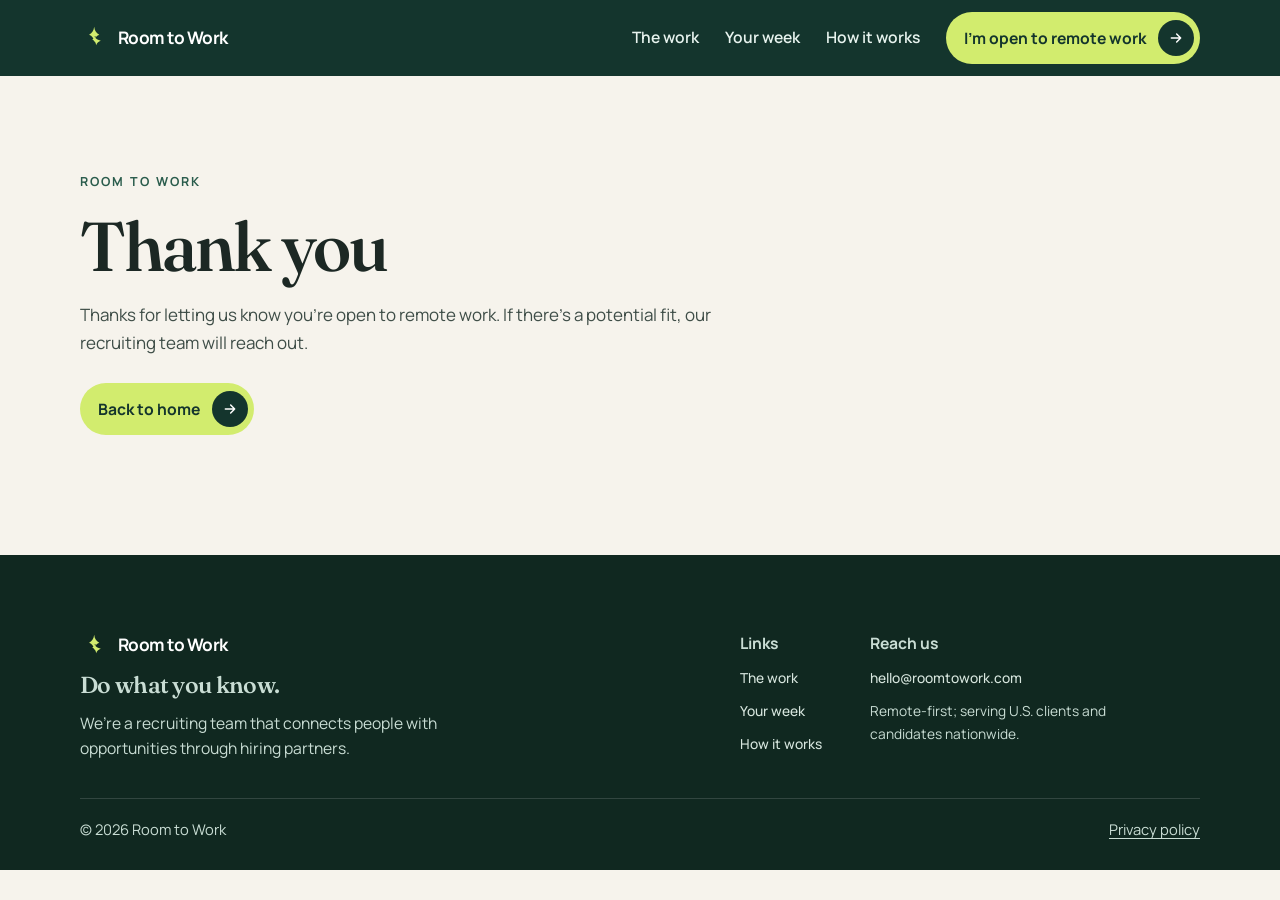
<file: thank-you.html>
<!doctype html>
<html lang="en-US">
<head>
  <meta charset="utf-8">
  <meta name="viewport" content="width=device-width, initial-scale=1">
  <title>Thank you — Room to Work</title>
  <meta name="description" content="Thanks for letting Room to Work know you’re open to remote work.">
  <meta name="theme-color" content="#14352d">
  <link rel="icon" href="favicon.svg" type="image/svg+xml">
  <link rel="preconnect" href="https://fonts.googleapis.com">
  <link rel="preconnect" href="https://fonts.gstatic.com" crossorigin>
  <link href="https://fonts.googleapis.com/css2?family=Fraunces:opsz,wght@9..144,560;9..144,640&family=Manrope:wght@400;500;600;700&display=swap" rel="stylesheet">
  <link rel="stylesheet" href="styles.css">
</head>
<body>
  <a class="skip" href="#main">Skip to content</a>
  <header class="site-header" id="top">
    <div class="wrap header-bar">
      <a class="brand" href="index.html">
        <svg viewBox="0 0 32 32" aria-hidden="true"><path fill="currentColor" d="M16.2 3.2c.6 4.4 2.2 7.2 5.8 9.1-3.4 1-5.2 3.6-5.8 8.2-.6-4.6-2.4-7.2-5.8-8.2 3.6-1.9 5.2-4.7 5.8-9.1zm.2 11.2c1.5 2.5 4 4.1 7.4 4.6-2.8.7-4.6 2.5-5.3 5.4-.3-3.3-1.8-5.6-4.5-6.8 2-.8 3.5-2 4.4-3.2z"/></svg>
        Room to Work
      </a>
      <button class="nav-toggle" type="button" aria-expanded="false" aria-controls="site-nav">
        <span class="sr-only">Menu</span>
        <span class="bars" aria-hidden="true"><span></span><span></span><span></span></span>
      </button>
      <nav id="site-nav" class="site-nav" aria-label="Main">
        <a href="index.html#work">The work</a>
        <a href="index.html#worth">Your week</a>
        <a href="index.html#how">How it works</a>
        <a class="btn btn-nav" href="index.html#interest">I’m open to remote work <span class="arrow" aria-hidden="true"><svg viewBox="0 0 24 24"><path d="M5 12h14M13 6l6 6-6 6"/></svg></span></a>
      </nav>
    </div>
  </header>
  <main id="main" class="page">
    <div class="wrap thanks">
      <p class="eyebrow">Room to Work</p>
      <h1>Thank you</h1>
      <p>Thanks for letting us know you’re open to remote work. If there’s a potential fit, our recruiting team will reach out.</p>
      <a class="btn" href="index.html">Back to home <span class="arrow" aria-hidden="true"><svg viewBox="0 0 24 24"><path d="M5 12h14M13 6l6 6-6 6"/></svg></span></a>
    </div>
  </main>
  <footer class="site-footer">
    <div class="wrap">
      <div class="footer-main">
        <div class="footer-brand">
          <a class="brand" href="index.html">
            <svg viewBox="0 0 32 32" aria-hidden="true"><path fill="currentColor" d="M16.2 3.2c.6 4.4 2.2 7.2 5.8 9.1-3.4 1-5.2 3.6-5.8 8.2-.6-4.6-2.4-7.2-5.8-8.2 3.6-1.9 5.2-4.7 5.8-9.1zm.2 11.2c1.5 2.5 4 4.1 7.4 4.6-2.8.7-4.6 2.5-5.3 5.4-.3-3.3-1.8-5.6-4.5-6.8 2-.8 3.5-2 4.4-3.2z"/></svg>
            Room to Work
          </a>
          <p class="slogan">Do what you know.</p>
          <p>We’re a recruiting team that connects people with opportunities through hiring partners.</p>
        </div>
        <div class="footer-nav">
          <nav class="footer-col" aria-label="Links">
            <p class="footer-label">Links</p>
            <a href="index.html#work">The work</a>
            <a href="index.html#worth">Your week</a>
            <a href="index.html#how">How it works</a>
          </nav>
          <div class="footer-col">
            <p class="footer-label">Reach us</p>
            <a href="mailto:hello@roomtowork.com">hello@roomtowork.com</a>
            <p class="footer-note">Remote-first; serving U.S. clients and candidates nationwide.</p>
          </div>
        </div>
      </div>
      <div class="footer-base">
        <p class="copyright">© 2026 Room to Work</p>
        <p class="footer-links"><a href="privacy.html">Privacy policy</a></p>
      </div>
    </div>
  </footer>
  <script src="script.js"></script>
</body>
</html>
</file>
<file: m-style.css>
:root {
  --forest: #14352d;
  --forest-deep: #102820;
  --green: #1f4d40;
  --green-mid: #2a5c4c;
  --sage: #dceee6;
  --sage-deep: #c9e0d6;
  --paper: #f6f3ec;
  --ink: #1c2824;
  --muted: #3e4d47;
  --line: #e3e6e0;
  --lime: #d2ec6e;
  --lime-hover: #c4e05a;
  --danger: #7a241f;
  --header: 76px;
  --wrap: 1120px;
  --serif: "Fraunces", "Iowan Old Style", Palatino, Georgia, serif;
  --sans: "Manrope", "Segoe UI", system-ui, sans-serif;
  --shadow: 0 12px 32px rgba(20, 53, 45, 0.06);
}

* { box-sizing: border-box; }
html { scroll-behavior: smooth; }
body {
  margin: 0;
  color: var(--ink);
  background: var(--paper);
  font: 400 1.0625rem/1.65 var(--sans);
}
img { max-width: 100%; display: block; }
a { color: inherit; }
button, input { font: inherit; color: inherit; }
h1, h2, h3 {
  font-family: var(--serif);
  font-weight: 560;
  letter-spacing: -0.03em;
  line-height: 1.08;
  text-wrap: balance;
  color: var(--ink);
}
h1 { margin: 0 0 18px; font-size: clamp(3.15rem, 5.4vw, 4.85rem); }
h2 { margin: 0 0 16px; font-size: clamp(2.15rem, 3.8vw, 3.25rem); }
h3 { margin: 0; font-family: var(--sans); font-weight: 700; letter-spacing: -0.03em; font-size: 1.18rem; line-height: 1.3; }
p { margin: 0 0 14px; color: var(--muted); text-wrap: pretty; }
.wrap { width: min(var(--wrap), calc(100% - 48px)); margin-inline: auto; }
.lede { font-size: 1.125rem; max-width: 40rem; margin-bottom: 0; }
.sr-only {
  position: absolute;
  width: 1px;
  height: 1px;
  padding: 0;
  margin: -1px;
  overflow: hidden;
  clip: rect(0, 0, 0, 0);
  white-space: nowrap;
  border: 0;
}
.skip {
  position: absolute;
  left: 12px;
  top: -48px;
  background: #fff;
  color: var(--forest);
  padding: 8px 12px;
  z-index: 40;
  border-radius: 8px;
  font-weight: 700;
}
.skip:focus { top: 12px; }
:focus-visible { outline: 3px solid var(--forest); outline-offset: 3px; }
.site-header :focus-visible,
.worth :focus-visible,
.site-footer :focus-visible { outline-color: var(--lime); }
[hidden] { display: none !important; }
::selection { background: var(--lime); color: var(--forest); }

.btn {
  display: inline-flex;
  align-items: center;
  gap: 12px;
  min-height: 52px;
  max-width: 100%;
  padding: 6px 6px 6px 18px;
  border: 0;
  border-radius: 999px;
  background: var(--lime);
  color: var(--forest);
  text-decoration: none;
  font-weight: 700;
  font-size: 0.98rem;
  line-height: 1.2;
  cursor: pointer;
}
.btn:hover { background: var(--lime-hover); }
.btn .arrow {
  width: 36px;
  height: 36px;
  border-radius: 50%;
  display: grid;
  place-items: center;
  background: var(--forest);
  color: #fff;
  flex: none;
}
.btn .arrow svg {
  width: 16px;
  height: 16px;
  fill: none;
  stroke: currentColor;
  stroke-width: 2.2;
  stroke-linecap: round;
  stroke-linejoin: round;
}

.site-header {
  position: sticky;
  top: 0;
  z-index: 30;
  background: var(--forest);
  color: #fff;
}
.header-bar {
  min-height: var(--header);
  display: flex;
  align-items: center;
  justify-content: space-between;
  gap: 20px;
}
.brand {
  display: inline-flex;
  align-items: center;
  gap: 10px;
  color: #fff;
  text-decoration: none;
  font-weight: 700;
  letter-spacing: -0.03em;
  font-size: 1.08rem;
  white-space: nowrap;
}
.brand svg { width: 28px; height: 28px; color: var(--lime); flex: none; }
.site-nav { display: flex; align-items: center; gap: 26px; }
.site-nav > a:not(.btn) {
  color: #e7f3ee;
  text-decoration: none;
  font-size: 0.98rem;
  font-weight: 600;
  text-underline-offset: 0.28em;
}
.site-nav > a:not(.btn):hover { color: #fff; text-decoration: underline; }
.nav-toggle {
  display: none;
  width: 46px;
  height: 46px;
  border: 0;
  border-radius: 12px;
  background: transparent;
  padding: 0;
  align-items: center;
  justify-content: center;
  cursor: pointer;
}
.bars { position: relative; width: 20px; height: 14px; display: block; }
.bars span {
  position: absolute;
  left: 0;
  right: 0;
  height: 2px;
  background: #fff;
  border-radius: 2px;
}
.bars span:nth-child(1) { top: 0; }
.bars span:nth-child(2) { top: 6px; }
.bars span:nth-child(3) { top: 12px; }
.nav-toggle[aria-expanded="true"] .bars span:nth-child(1) { top: 6px; transform: rotate(45deg); }
.nav-toggle[aria-expanded="true"] .bars span:nth-child(2) { opacity: 0; }
.nav-toggle[aria-expanded="true"] .bars span:nth-child(3) { top: 6px; transform: rotate(-45deg); }

.hero {
  display: grid;
  grid-template-columns: minmax(320px, 0.96fr) minmax(280px, 1.04fr);
  min-height: clamp(540px, calc(100svh - var(--header)), 800px);
  background: var(--paper);
}
.hero-copy {
  display: flex;
  flex-direction: column;
  justify-content: center;
  align-items: flex-start;
  padding-top: 56px;
  padding-bottom: 56px;
  padding-right: clamp(28px, 4vw, 72px);
  padding-left: max(24px, calc((100vw - min(var(--wrap), 100vw - 48px)) / 2));
}
.eyebrow {
  margin: 0 0 16px;
  color: var(--green-mid);
  font-size: 0.78rem;
  font-weight: 700;
  letter-spacing: 0.16em;
  text-transform: uppercase;
}
.hero h1 { max-width: 10.6em; }
.hero-lede {
  max-width: 34rem;
  margin-bottom: 28px;
  color: var(--muted);
  font-size: 1.16rem;
}
.hero-note {
  margin: 16px 0 0;
  max-width: 34rem;
  color: var(--muted);
  font-size: 0.98rem;
}
.hero-photo {
  position: relative;
  min-height: 320px;
  background: #d7e6de;
}
.hero-photo img {
  position: absolute;
  inset: 0;
  width: 100%;
  height: 100%;
  object-fit: cover;
  object-position: center 32%;
}

.ico {
  width: 46px;
  height: 46px;
  display: grid;
  place-items: center;
  border-radius: 50%;
  background: var(--forest);
  color: var(--lime);
}
.ico svg {
  width: 22px;
  height: 22px;
  fill: none;
  stroke: currentColor;
  stroke-width: 1.8;
  stroke-linecap: round;
  stroke-linejoin: round;
}

.work {
  position: relative;
  overflow: hidden;
  padding: clamp(76px, 10vw, 116px) 0;
  background:
    radial-gradient(520px 360px at 0% 0%, rgba(210, 236, 110, 0.38), transparent 70%),
    radial-gradient(640px 480px at 100% 100%, rgba(220, 238, 230, 0.95), transparent 62%),
    #f4f6f1;
}
.work .wrap, .worth .wrap, .week .wrap, .interest .wrap, .faq .wrap { position: relative; z-index: 1; }
.work-split {
  display: grid;
  grid-template-columns: minmax(260px, 0.82fr) minmax(0, 1.18fr);
  gap: clamp(32px, 5vw, 72px);
  align-items: center;
}
.work-intro { position: sticky; top: calc(var(--header) + 28px); }
.work .lede { max-width: 28rem; }
.closer {
  margin: 28px 0 0;
  max-width: 22rem;
  padding-top: 22px;
  border-top: 1px solid #dddcd4;
}
.closer p {
  margin: 0;
  color: var(--forest);
  font-family: var(--serif);
  font-weight: 560;
  font-size: 1.28rem;
  line-height: 1.35;
  letter-spacing: -0.02em;
}
.closer footer {
  margin-top: 10px;
  color: var(--green-mid);
  font-size: 0.75rem;
  font-weight: 700;
  letter-spacing: 0.14em;
  text-transform: uppercase;
}
.work-note {
  margin: 22px 0 0;
  max-width: 28rem;
  font-size: 1.02rem;
}
.skill-list,
.overlook {
  list-style: none;
  margin: 0;
  padding: 0;
}
.skill-list { display: flex; flex-direction: column; gap: 14px; }
.skill-list li {
  display: grid;
  grid-template-columns: auto minmax(0, 1fr);
  gap: 6px 18px;
  align-items: start;
  margin: 0;
  padding: 22px 22px 20px;
  background: #fff;
  border: 1px solid #e6e2d8;
  border-radius: 22px;
  box-shadow: 0 16px 36px rgba(20, 53, 45, 0.06);
}
.skill-list li:nth-child(2) { margin-left: 28px; }
.skill-list li:nth-child(3) { margin-left: 56px; }
.skill-list .ico { margin: 0; }
.skill-list h3 { margin: 2px 0 0; }
.skill-list p { margin: 6px 0 0; }
.overlook-panel {
  margin-top: clamp(36px, 5vw, 64px);
  padding: clamp(28px, 4vw, 40px);
  background: var(--forest);
  border-radius: 28px;
  box-shadow: 0 22px 48px rgba(20, 53, 45, 0.12);
}
.overlook-title {
  margin: 0;
  color: #f6f3ec;
  font-family: var(--serif);
  font-weight: 560;
  font-size: clamp(1.7rem, 2.6vw, 2.15rem);
  letter-spacing: -0.03em;
}
.overlook {
  display: grid;
  grid-template-columns: repeat(3, minmax(0, 1fr));
  gap: 22px 32px;
  margin-top: 22px;
}
.overlook li:nth-child(2) { padding-left: 28px; }
.overlook .ico {
  width: 40px;
  height: 40px;
  margin-bottom: 12px;
  background: rgba(210, 236, 110, 0.16);
}
.overlook-label {
  margin: 0 0 6px;
  font-weight: 700;
  letter-spacing: -0.025em;
  line-height: 1.3;
  color: var(--lime);
}
.overlook li p:last-child { margin: 0; color: #d7e6de; }

.worth {
  position: relative;
  overflow: hidden;
  background: var(--forest);
  color: #f6f3ec;
  padding: clamp(76px, 10vw, 116px) 0;
}
.worth-head {
  display: grid;
  grid-template-columns: minmax(0, 1.15fr) minmax(240px, 0.8fr);
  gap: 28px 40px;
  align-items: center;
}
.worth h2 { color: #f6f3ec; max-width: 11em; }
.worth-photo {
  margin: 0;
  border-radius: 24px;
  overflow: hidden;
  aspect-ratio: 4 / 3;
}
.worth-photo img { width: 100%; height: 100%; object-fit: cover; object-position: center 30%; }
.worth .lede { color: #d5e6de; margin-bottom: 0; }
.worth .panel {
  margin-top: 40px;
  max-width: none;
  padding: 0;
  background: transparent;
  border: 0;
  border-radius: 0;
}
.panel h3 {
  font-family: var(--serif);
  font-weight: 560;
  font-size: clamp(1.45rem, 2vw, 1.75rem);
  margin-bottom: 8px;
}
.know {
  margin: 0;
  display: grid;
  grid-template-columns: repeat(3, minmax(0, 1fr));
  gap: 16px;
}
.know div {
  display: block;
  padding: 22px 22px 20px;
  background: var(--paper);
  color: var(--ink);
  border-radius: 22px;
  border-top: 4px solid var(--lime);
}
.know .ico { margin-bottom: 14px; }
.know dt {
  margin: 0 0 8px;
  font-family: var(--serif);
  font-weight: 560;
  font-size: 1.35rem;
  letter-spacing: -0.03em;
  line-height: 1.15;
  color: var(--forest);
}
.know dd {
  margin: 0;
  color: var(--muted);
}

.quote {
  padding: clamp(48px, 6vw, 72px) 0 clamp(28px, 4vw, 40px);
  background: var(--paper);
}
.testimonial-label {
  margin: 0 auto 22px;
  text-align: center;
  color: var(--green-mid);
  font-size: 0.75rem;
  font-weight: 700;
  letter-spacing: 0.16em;
  line-height: 1.2;
  text-transform: uppercase;
}
.testimonial-list {
  display: grid;
  grid-template-columns: repeat(3, minmax(0, 1fr));
  gap: 18px;
  align-items: stretch;
}
.quote-panel {
  display: flex;
  margin: 0;
  padding: 28px 22px 24px;
  background: #fff;
  border-radius: 28px;
  box-shadow: 0 18px 44px rgba(20, 53, 45, 0.08);
  text-align: center;
}
.quote blockquote { margin: 0; }
.quote .lived {
  display: flex;
  flex-direction: column;
  flex: 1;
  margin: 0;
  max-width: none;
}
.quote .lived p {
  margin: 0;
  color: var(--ink);
  font-family: var(--serif);
  font-weight: 500;
  font-size: 0.98rem;
  line-height: 1.55;
}
.quote .lived p::before {
  content: "“";
  display: block;
  margin-bottom: 0.2em;
  color: var(--forest);
  font-size: 2rem;
  line-height: 0.7;
}
.quote .lived footer {
  display: flex;
  flex-wrap: wrap;
  justify-content: center;
  align-items: baseline;
  gap: 4px 10px;
  margin-top: auto;
  padding-top: 18px;
}
.quote .lived cite {
  font-style: normal;
  color: var(--forest);
  font-size: 0.78rem;
  font-weight: 700;
  letter-spacing: 0.14em;
  text-transform: uppercase;
}
.quote .lived .role {
  color: var(--muted);
  font-size: 0.95rem;
  font-weight: 560;
}
.quote .lived .role::before {
  content: "·";
  margin-right: 12px;
  color: #b7c6be;
  font-weight: 500;
}

.week {
  position: relative;
  overflow: hidden;
  padding: clamp(76px, 10vw, 116px) 0;
  background:
    radial-gradient(480px 280px at 100% 0%, rgba(210, 236, 110, 0.35), transparent 70%),
    linear-gradient(180deg, #f6f3ec 0%, #e7f2eb 100%);
}
.how {
  margin-top: clamp(48px, 6vw, 72px);
  padding-top: clamp(36px, 5vw, 52px);
  border-top: 1px solid #dddcd4;
  scroll-margin-top: 96px;
}
.steps {
  list-style: none;
  margin: 36px 0 0;
  padding: 0;
  display: grid;
  grid-template-columns: repeat(3, minmax(0, 1fr));
  gap: 18px;
  position: relative;
}
.steps::before {
  content: "";
  position: absolute;
  top: 46px;
  left: 10%;
  right: 10%;
  height: 2px;
  background: var(--lime);
}
.steps li {
  position: relative;
  padding: 22px 22px 24px;
  background: #fff;
  border: 1px solid #e6e2d8;
  border-radius: 22px;
  box-shadow: 0 14px 32px rgba(20, 53, 45, 0.05);
}
.num {
  display: grid;
  place-items: center;
  width: 52px;
  height: 52px;
  margin-bottom: 16px;
  border-radius: 50%;
  background: var(--forest);
  color: var(--lime);
  font-family: var(--serif);
  font-weight: 560;
  font-size: 1.35rem;
  line-height: 1;
}
.steps h3 { margin-bottom: 6px; }
.steps p { margin: 0; }

.interest {
  position: relative;
  overflow: hidden;
  padding: clamp(72px, 9vw, 108px) 0;
  background: var(--forest-deep);
  scroll-margin-top: 88px;
}
.interest-split {
  display: grid;
  grid-template-columns: minmax(240px, 0.72fr) minmax(320px, 1fr);
  gap: 22px;
  align-items: stretch;
}
.interest-photo {
  margin: 0;
  position: relative;
  height: 100%;
  min-height: 520px;
  border-radius: 28px;
  overflow: hidden;
}
.interest-photo img {
  position: absolute;
  inset: 0;
  width: 100%;
  height: 100%;
  object-fit: cover;
  object-position: center 22%;
}
.who { margin-bottom: 28px; max-width: 40rem; }
.who h2 { font-size: clamp(1.7rem, 2.6vw, 2.15rem); }
.who p { margin: 0; }
.form-panel {
  max-width: none;
  margin: 0;
  padding: clamp(28px, 4vw, 44px);
  background: var(--paper);
  border-radius: 28px;
  border-top: 4px solid var(--lime);
  box-shadow: 0 28px 60px rgba(0, 0, 0, 0.22);
  scroll-margin-top: 96px;
}
.form-panel h2 { font-size: clamp(2rem, 3vw, 2.6rem); max-width: 12em; }
.help {
  margin: 2px 0 8px;
  font-size: 0.98rem;
}
.field { margin-bottom: 16px; }
.field label {
  display: block;
  margin-bottom: 6px;
  font-weight: 700;
  font-size: 0.96rem;
  color: var(--ink);
}
.field input {
  width: 100%;
  min-height: 52px;
  padding: 12px 14px;
  border: 1.5px solid #b7cbbf;
  border-radius: 12px;
  background: #fff;
  color: var(--ink);
  scroll-margin-top: 110px;
}
.field input[aria-invalid="true"] {
  border-color: var(--danger);
  background: #fff8f7;
}
.field-error {
  margin: 6px 0 0;
  color: var(--danger);
  font-size: 0.92rem;
  font-weight: 600;
}
.field-error:empty { display: none; }
.form-panel .btn { margin-top: 14px; }
.form-panel .lede { max-width: 36rem; margin-bottom: 18px; }
.form-legal {
  margin: 4px 0 0;
  font-size: 0.95rem;
}
.consent {
  display: grid;
  grid-template-columns: 20px minmax(0, 1fr);
  gap: 10px;
  align-items: start;
  color: var(--ink);
  font-weight: 560;
  cursor: pointer;
}
.consent input {
  width: 18px;
  height: 18px;
  margin: 2px 0 0;
  accent-color: var(--forest);
}
.form-legal a {
  color: var(--forest);
  font-weight: 700;
  text-underline-offset: 0.22em;
}

.faq {
  position: relative;
  overflow: hidden;
  padding: clamp(76px, 10vw, 116px) 0;
  background:
    radial-gradient(420px 280px at 0% 100%, rgba(220, 238, 230, 0.9), transparent 70%),
    var(--paper);
}
.faq .wrap {
  width: min(var(--wrap), calc(100% - 48px));
  max-width: none;
  margin-inline: auto;
  display: grid;
  grid-template-columns: minmax(220px, 0.72fr) minmax(0, 1.2fr);
  gap: 28px 56px;
  align-items: start;
}
.faq h2 { position: sticky; top: calc(var(--header) + 28px); max-width: 8em; }
.accordion { margin-top: 8px; border-top: 1px solid #dddcd4; }
.accordion details { border-bottom: 1px solid #dddcd4; }
.accordion summary {
  display: flex;
  align-items: center;
  justify-content: space-between;
  gap: 18px;
  padding: 18px 0;
  font-weight: 700;
  color: var(--ink);
  cursor: pointer;
  list-style: none;
}
.accordion summary::-webkit-details-marker { display: none; }
.accordion summary:hover { color: var(--green); }
.accordion details p { margin: 0 0 18px; max-width: 62ch; }
.chev {
  width: 22px;
  height: 22px;
  position: relative;
  flex: none;
  color: var(--forest);
}
.chev::before,
.chev::after {
  content: "";
  position: absolute;
  background: currentColor;
  border-radius: 1px;
}
.chev::before { width: 14px; height: 2px; left: 4px; top: 10px; }
.chev::after { width: 2px; height: 14px; left: 10px; top: 4px; }
details[open] .chev::after { transform: scaleY(0); }

.site-footer {
  background: var(--forest-deep);
  color: #d7e6de;
  padding: clamp(48px, 7vw, 76px) 0 28px;
}
.footer-main {
  display: grid;
  gap: 36px;
}
.footer-brand {
  display: flex;
  flex-direction: column;
  align-items: flex-start;
  gap: 12px;
  max-width: 24rem;
}
.site-footer p { margin: 0; color: #c9ddd4; }
.slogan {
  margin: 0;
  color: #fff;
  font-family: var(--serif);
  font-weight: 560;
  font-size: 1.45rem;
  letter-spacing: -0.03em;
  line-height: 1.15;
}
.footer-brand p:last-child { max-width: 26rem; font-size: 0.98rem; }
.footer-nav {
  display: grid;
  grid-template-columns: auto minmax(12rem, 1fr);
  gap: 28px 48px;
}
.footer-col {
  display: flex;
  flex-direction: column;
  align-items: flex-start;
  gap: 10px;
}
.footer-label {
  margin: 0 0 4px;
  color: #fff;
  font-weight: 700;
  font-size: 0.98rem;
}
.footer-col a {
  color: #d7e6de;
  text-decoration: none;
  font-size: 0.86rem;
  font-weight: 500;
}
.footer-col a:hover { color: #fff; text-decoration: underline; text-underline-offset: 0.22em; }
.footer-note { max-width: 18rem; font-size: 0.86rem; }
.footer-base {
  display: flex;
  flex-wrap: wrap;
  justify-content: space-between;
  align-items: center;
  gap: 12px 24px;
  margin-top: 36px;
  padding-top: 18px;
  border-top: 1px solid rgba(255, 255, 255, 0.14);
}
.footer-links,
.copyright {
  margin: 0;
  color: #c9ddd4;
  font-size: 0.92rem;
  font-weight: 400;
}
.footer-links a {
  color: inherit;
  font: inherit;
  text-underline-offset: 0.2em;
}
.page {
  padding: clamp(56px, 8vw, 96px) 0 clamp(80px, 10vw, 120px);
}
.page h1 { max-width: 12em; }
.thanks .btn { margin-top: 12px; }
.page p { max-width: 40rem; }
.page a { color: var(--forest); font-weight: 700; text-underline-offset: 0.2em; }
.policy { max-width: 44rem; }
.policy .effective { margin-top: 0; color: var(--muted); font-size: 0.95rem; }
.policy h2 {
  margin: 36px 0 10px;
  font-size: clamp(1.35rem, 2vw, 1.65rem);
  scroll-margin-top: 96px;
}
.policy .contents,
.policy ul { margin: 0 0 16px; padding-left: 1.25em; }
.policy li { margin: 8px 0; }
.policy li strong { color: var(--ink); }
#work, #worth, #quote, #week, #faq, h2 { scroll-margin-top: 96px; }

@media (min-width: 801px) {
  .footer-main {
    grid-template-columns: minmax(260px, 1.15fr) minmax(320px, 0.9fr);
    align-items: start;
    gap: 40px 72px;
  }
}

@media (max-width: 960px) {
  .hero {
    grid-template-columns: 1fr;
    min-height: 0;
  }
  .hero-copy {
    padding: 44px 24px 32px;
  }
  .hero h1 { max-width: 12em; }
  .hero-photo { aspect-ratio: 3 / 4; min-height: 0; }
  .hero-photo img { object-position: center center; }
}

@media (max-width: 800px) {
  .work-intro { position: static; }
  .work-split { grid-template-columns: 1fr; gap: 28px; }
  .work .lede,
  .work-note { max-width: 40rem; }
  .skill-list li:nth-child(2),
  .skill-list li:nth-child(3) { margin-left: 0; }
  .overlook { grid-template-columns: 1fr; gap: 18px; }
  .overlook li:nth-child(2) { padding-left: 0; }
  .know { grid-template-columns: 1fr; }
  .worth-head, .interest-split { grid-template-columns: 1fr; }
  .interest-photo { aspect-ratio: 16 / 9; min-height: 0; }
  .interest-photo img { height: 100%; }
  .testimonial-list { grid-template-columns: 1fr; }
  .steps { grid-template-columns: 1fr; gap: 14px; }
  .steps::before { display: none; }
  .faq .wrap { grid-template-columns: 1fr; gap: 8px; }
  .faq h2 { position: static; max-width: none; }
  .nav-toggle { display: flex; }
  .site-nav {
    display: none;
    position: absolute;
    left: 0;
    right: 0;
    top: 100%;
    flex-direction: column;
    align-items: stretch;
    gap: 4px;
    padding: 6px 22px 20px;
    background: var(--forest);
    border-top: 1px solid rgba(255, 255, 255, 0.08);
  }
  .site-nav.is-open { display: flex; }
  .site-nav > a:not(.btn) {
    padding: 12px 0;
    font-size: 1.05rem;
  }
  .site-nav .btn { justify-content: space-between; margin-top: 8px; }
}

@media (max-width: 560px) {
  .wrap { width: min(var(--wrap), calc(100% - 40px)); }
  .form-panel { padding: 24px 18px; border-radius: 22px; }
  .hero-copy { padding-inline: 20px; }
  .faq .wrap { width: min(var(--wrap), calc(100% - 40px)); }
}

@media (prefers-reduced-motion: reduce) {
  html { scroll-behavior: auto; }
  .bars span,
  .chev::after { transition: none; }
}
</file>
<file: styles.css>
:root {
  --forest: #14352d;
  --forest-deep: #102820;
  --green: #1f4d40;
  --green-mid: #2a5c4c;
  --sage: #dceee6;
  --sage-deep: #c9e0d6;
  --paper: #f6f3ec;
  --ink: #1c2824;
  --muted: #3e4d47;
  --line: #e3e6e0;
  --lime: #d2ec6e;
  --lime-hover: #c4e05a;
  --danger: #7a241f;
  --header: 76px;
  --wrap: 1120px;
  --serif: "Fraunces", "Iowan Old Style", Palatino, Georgia, serif;
  --sans: "Manrope", "Segoe UI", system-ui, sans-serif;
  --shadow: 0 12px 32px rgba(20, 53, 45, 0.06);
}

* { box-sizing: border-box; }
html { scroll-behavior: smooth; }
body {
  margin: 0;
  color: var(--ink);
  background: var(--paper);
  font: 400 1.0625rem/1.65 var(--sans);
}
img { max-width: 100%; display: block; }
a { color: inherit; }
button, input { font: inherit; color: inherit; }
h1, h2, h3 {
  font-family: var(--serif);
  font-weight: 560;
  letter-spacing: -0.03em;
  line-height: 1.08;
  text-wrap: balance;
  color: var(--ink);
}
h1 { margin: 0 0 18px; font-size: clamp(3.15rem, 5.4vw, 4.85rem); }
h2 { margin: 0 0 16px; font-size: clamp(2.15rem, 3.8vw, 3.25rem); }
h3 { margin: 0; font-family: var(--sans); font-weight: 700; letter-spacing: -0.03em; font-size: 1.18rem; line-height: 1.3; }
p { margin: 0 0 14px; color: var(--muted); text-wrap: pretty; }
.wrap { width: min(var(--wrap), calc(100% - 48px)); margin-inline: auto; }
.lede { font-size: 1.125rem; max-width: 40rem; margin-bottom: 0; }
.sr-only {
  position: absolute;
  width: 1px;
  height: 1px;
  padding: 0;
  margin: -1px;
  overflow: hidden;
  clip: rect(0, 0, 0, 0);
  white-space: nowrap;
  border: 0;
}
.skip {
  position: absolute;
  left: 12px;
  top: -48px;
  background: #fff;
  color: var(--forest);
  padding: 8px 12px;
  z-index: 40;
  border-radius: 8px;
  font-weight: 700;
}
.skip:focus { top: 12px; }
:focus-visible { outline: 3px solid var(--forest); outline-offset: 3px; }
.site-header :focus-visible,
.worth :focus-visible,
.site-footer :focus-visible { outline-color: var(--lime); }
[hidden] { display: none !important; }
::selection { background: var(--lime); color: var(--forest); }

.btn {
  display: inline-flex;
  align-items: center;
  gap: 12px;
  min-height: 52px;
  max-width: 100%;
  padding: 6px 6px 6px 18px;
  border: 0;
  border-radius: 999px;
  background: var(--lime);
  color: var(--forest);
  text-decoration: none;
  font-weight: 700;
  font-size: 0.98rem;
  line-height: 1.2;
  cursor: pointer;
}
.btn:hover { background: var(--lime-hover); }
.btn .arrow {
  width: 36px;
  height: 36px;
  border-radius: 50%;
  display: grid;
  place-items: center;
  background: var(--forest);
  color: #fff;
  flex: none;
}
.btn .arrow svg {
  width: 16px;
  height: 16px;
  fill: none;
  stroke: currentColor;
  stroke-width: 2.2;
  stroke-linecap: round;
  stroke-linejoin: round;
}

.site-header {
  position: sticky;
  top: 0;
  z-index: 30;
  background: var(--forest);
  color: #fff;
}
.header-bar {
  min-height: var(--header);
  display: flex;
  align-items: center;
  justify-content: space-between;
  gap: 20px;
}
.brand {
  display: inline-flex;
  align-items: center;
  gap: 10px;
  color: #fff;
  text-decoration: none;
  font-weight: 700;
  letter-spacing: -0.03em;
  font-size: 1.08rem;
  white-space: nowrap;
}
.brand svg { width: 28px; height: 28px; color: var(--lime); flex: none; }
.site-nav { display: flex; align-items: center; gap: 26px; }
.site-nav > a:not(.btn) {
  color: #e7f3ee;
  text-decoration: none;
  font-size: 0.98rem;
  font-weight: 600;
  text-underline-offset: 0.28em;
}
.site-nav > a:not(.btn):hover { color: #fff; text-decoration: underline; }
.nav-toggle {
  display: none;
  width: 46px;
  height: 46px;
  border: 0;
  border-radius: 12px;
  background: transparent;
  padding: 0;
  align-items: center;
  justify-content: center;
  cursor: pointer;
}
.bars { position: relative; width: 20px; height: 14px; display: block; }
.bars span {
  position: absolute;
  left: 0;
  right: 0;
  height: 2px;
  background: #fff;
  border-radius: 2px;
}
.bars span:nth-child(1) { top: 0; }
.bars span:nth-child(2) { top: 6px; }
.bars span:nth-child(3) { top: 12px; }
.nav-toggle[aria-expanded="true"] .bars span:nth-child(1) { top: 6px; transform: rotate(45deg); }
.nav-toggle[aria-expanded="true"] .bars span:nth-child(2) { opacity: 0; }
.nav-toggle[aria-expanded="true"] .bars span:nth-child(3) { top: 6px; transform: rotate(-45deg); }

.hero {
  display: grid;
  grid-template-columns: minmax(320px, 0.96fr) minmax(280px, 1.04fr);
  min-height: clamp(540px, calc(100svh - var(--header)), 800px);
  background: var(--paper);
}
.hero-copy {
  display: flex;
  flex-direction: column;
  justify-content: center;
  align-items: flex-start;
  padding-top: 56px;
  padding-bottom: 56px;
  padding-right: clamp(28px, 4vw, 72px);
  padding-left: max(24px, calc((100vw - min(var(--wrap), 100vw - 48px)) / 2));
}
.eyebrow {
  margin: 0 0 16px;
  color: var(--green-mid);
  font-size: 0.78rem;
  font-weight: 700;
  letter-spacing: 0.16em;
  text-transform: uppercase;
}
.hero h1 { max-width: 10.6em; }
.hero-lede {
  max-width: 34rem;
  margin-bottom: 28px;
  color: var(--muted);
  font-size: 1.16rem;
}
.hero-note {
  margin: 16px 0 0;
  max-width: 34rem;
  color: var(--muted);
  font-size: 0.98rem;
}
.hero-photo {
  position: relative;
  min-height: 320px;
  background: #d7e6de;
}
.hero-photo img {
  position: absolute;
  inset: 0;
  width: 100%;
  height: 100%;
  object-fit: cover;
  object-position: center 32%;
}

.ico {
  width: 46px;
  height: 46px;
  display: grid;
  place-items: center;
  border-radius: 50%;
  background: var(--forest);
  color: var(--lime);
}
.ico svg {
  width: 22px;
  height: 22px;
  fill: none;
  stroke: currentColor;
  stroke-width: 1.8;
  stroke-linecap: round;
  stroke-linejoin: round;
}

.work {
  position: relative;
  overflow: hidden;
  padding: clamp(76px, 10vw, 116px) 0;
  background:
    radial-gradient(520px 360px at 0% 0%, rgba(210, 236, 110, 0.38), transparent 70%),
    radial-gradient(640px 480px at 100% 100%, rgba(220, 238, 230, 0.95), transparent 62%),
    #f4f6f1;
}
.work .wrap, .worth .wrap, .week .wrap, .interest .wrap, .faq .wrap { position: relative; z-index: 1; }
.work-split {
  display: grid;
  grid-template-columns: minmax(260px, 0.82fr) minmax(0, 1.18fr);
  gap: clamp(32px, 5vw, 72px);
  align-items: center;
}
.work-intro { position: sticky; top: calc(var(--header) + 28px); }
.work .lede { max-width: 28rem; }
.closer {
  margin: 28px 0 0;
  max-width: 22rem;
  padding-top: 22px;
  border-top: 1px solid #dddcd4;
}
.closer p {
  margin: 0;
  color: var(--forest);
  font-family: var(--serif);
  font-weight: 560;
  font-size: 1.28rem;
  line-height: 1.35;
  letter-spacing: -0.02em;
}
.closer footer {
  margin-top: 10px;
  color: var(--green-mid);
  font-size: 0.75rem;
  font-weight: 700;
  letter-spacing: 0.14em;
  text-transform: uppercase;
}
.work-note {
  margin: 22px 0 0;
  max-width: 28rem;
  font-size: 1.02rem;
}
.skill-list,
.overlook {
  list-style: none;
  margin: 0;
  padding: 0;
}
.skill-list { display: flex; flex-direction: column; gap: 14px; }
.skill-list li {
  display: grid;
  grid-template-columns: auto minmax(0, 1fr);
  gap: 6px 18px;
  align-items: start;
  margin: 0;
  padding: 22px 22px 20px;
  background: #fff;
  border: 1px solid #e6e2d8;
  border-radius: 22px;
  box-shadow: 0 16px 36px rgba(20, 53, 45, 0.06);
}
.skill-list li:nth-child(2) { margin-left: 28px; }
.skill-list li:nth-child(3) { margin-left: 56px; }
.skill-list .ico { margin: 0; }
.skill-list h3 { margin: 2px 0 0; }
.skill-list p { margin: 6px 0 0; }
.overlook-panel {
  margin-top: clamp(36px, 5vw, 64px);
  padding: clamp(28px, 4vw, 40px);
  background: var(--forest);
  border-radius: 28px;
  box-shadow: 0 22px 48px rgba(20, 53, 45, 0.12);
}
.overlook-title {
  margin: 0;
  color: #f6f3ec;
  font-family: var(--serif);
  font-weight: 560;
  font-size: clamp(1.7rem, 2.6vw, 2.15rem);
  letter-spacing: -0.03em;
}
.overlook {
  display: grid;
  grid-template-columns: repeat(3, minmax(0, 1fr));
  gap: 22px 32px;
  margin-top: 22px;
}
.overlook li:nth-child(2) { padding-left: 28px; }
.overlook .ico {
  width: 40px;
  height: 40px;
  margin-bottom: 12px;
  background: rgba(210, 236, 110, 0.16);
}
.overlook-label {
  margin: 0 0 6px;
  font-weight: 700;
  letter-spacing: -0.025em;
  line-height: 1.3;
  color: var(--lime);
}
.overlook li p:last-child { margin: 0; color: #d7e6de; }

.worth {
  position: relative;
  overflow: hidden;
  background: var(--forest);
  color: #f6f3ec;
  padding: clamp(76px, 10vw, 116px) 0;
}
.worth-head {
  display: grid;
  grid-template-columns: minmax(0, 1.15fr) minmax(240px, 0.8fr);
  gap: 28px 40px;
  align-items: center;
}
.worth h2 { color: #f6f3ec; max-width: 11em; }
.worth-photo {
  margin: 0;
  border-radius: 24px;
  overflow: hidden;
  aspect-ratio: 4 / 3;
}
.worth-photo img { width: 100%; height: 100%; object-fit: cover; object-position: center 30%; }
.worth .lede { color: #d5e6de; margin-bottom: 0; }
.worth .panel {
  margin-top: 40px;
  max-width: none;
  padding: 0;
  background: transparent;
  border: 0;
  border-radius: 0;
}
.panel h3 {
  font-family: var(--serif);
  font-weight: 560;
  font-size: clamp(1.45rem, 2vw, 1.75rem);
  margin-bottom: 8px;
}
.know {
  margin: 0;
  display: grid;
  grid-template-columns: repeat(3, minmax(0, 1fr));
  gap: 16px;
}
.know div {
  display: block;
  padding: 22px 22px 20px;
  background: var(--paper);
  color: var(--ink);
  border-radius: 22px;
  border-top: 4px solid var(--lime);
}
.know .ico { margin-bottom: 14px; }
.know dt {
  margin: 0 0 8px;
  font-family: var(--serif);
  font-weight: 560;
  font-size: 1.35rem;
  letter-spacing: -0.03em;
  line-height: 1.15;
  color: var(--forest);
}
.know dd {
  margin: 0;
  color: var(--muted);
}

.quote {
  padding: clamp(48px, 6vw, 72px) 0 clamp(28px, 4vw, 40px);
  background: var(--paper);
}
.testimonial-label {
  margin: 0 auto 22px;
  text-align: center;
  color: var(--green-mid);
  font-size: 0.75rem;
  font-weight: 700;
  letter-spacing: 0.16em;
  line-height: 1.2;
  text-transform: uppercase;
}
.testimonial-list {
  display: grid;
  grid-template-columns: repeat(3, minmax(0, 1fr));
  gap: 18px;
  align-items: stretch;
}
.quote-panel {
  display: flex;
  margin: 0;
  padding: 28px 22px 24px;
  background: #fff;
  border-radius: 28px;
  box-shadow: 0 18px 44px rgba(20, 53, 45, 0.08);
  text-align: center;
}
.quote blockquote { margin: 0; }
.quote .lived {
  display: flex;
  flex-direction: column;
  flex: 1;
  margin: 0;
  max-width: none;
}
.quote .lived p {
  margin: 0;
  color: var(--ink);
  font-family: var(--serif);
  font-weight: 500;
  font-size: 0.98rem;
  line-height: 1.55;
}
.quote .lived p::before {
  content: "“";
  display: block;
  margin-bottom: 0.2em;
  color: var(--forest);
  font-size: 2rem;
  line-height: 0.7;
}
.quote .lived footer {
  display: flex;
  flex-wrap: wrap;
  justify-content: center;
  align-items: baseline;
  gap: 4px 10px;
  margin-top: auto;
  padding-top: 18px;
}
.quote .lived cite {
  font-style: normal;
  color: var(--forest);
  font-size: 0.78rem;
  font-weight: 700;
  letter-spacing: 0.14em;
  text-transform: uppercase;
}
.quote .lived .role {
  color: var(--muted);
  font-size: 0.95rem;
  font-weight: 560;
}
.quote .lived .role::before {
  content: "·";
  margin-right: 12px;
  color: #b7c6be;
  font-weight: 500;
}

.week {
  position: relative;
  overflow: hidden;
  padding: clamp(76px, 10vw, 116px) 0;
  background:
    radial-gradient(480px 280px at 100% 0%, rgba(210, 236, 110, 0.35), transparent 70%),
    linear-gradient(180deg, #f6f3ec 0%, #e7f2eb 100%);
}
.how {
  margin-top: clamp(48px, 6vw, 72px);
  padding-top: clamp(36px, 5vw, 52px);
  border-top: 1px solid #dddcd4;
  scroll-margin-top: 96px;
}
.steps {
  list-style: none;
  margin: 36px 0 0;
  padding: 0;
  display: grid;
  grid-template-columns: repeat(3, minmax(0, 1fr));
  gap: 18px;
  position: relative;
}
.steps::before {
  content: "";
  position: absolute;
  top: 46px;
  left: 10%;
  right: 10%;
  height: 2px;
  background: var(--lime);
}
.steps li {
  position: relative;
  padding: 22px 22px 24px;
  background: #fff;
  border: 1px solid #e6e2d8;
  border-radius: 22px;
  box-shadow: 0 14px 32px rgba(20, 53, 45, 0.05);
}
.num {
  display: grid;
  place-items: center;
  width: 52px;
  height: 52px;
  margin-bottom: 16px;
  border-radius: 50%;
  background: var(--forest);
  color: var(--lime);
  font-family: var(--serif);
  font-weight: 560;
  font-size: 1.35rem;
  line-height: 1;
}
.steps h3 { margin-bottom: 6px; }
.steps p { margin: 0; }

.interest {
  position: relative;
  overflow: hidden;
  padding: clamp(72px, 9vw, 108px) 0;
  background: var(--forest-deep);
  scroll-margin-top: 88px;
}
.interest-split {
  display: grid;
  grid-template-columns: minmax(240px, 0.72fr) minmax(320px, 1fr);
  gap: 22px;
  align-items: stretch;
}
.interest-photo {
  margin: 0;
  position: relative;
  height: 100%;
  min-height: 520px;
  border-radius: 28px;
  overflow: hidden;
}
.interest-photo img {
  position: absolute;
  inset: 0;
  width: 100%;
  height: 100%;
  object-fit: cover;
  object-position: center 22%;
}
.who { margin-bottom: 28px; max-width: 40rem; }
.who h2 { font-size: clamp(1.7rem, 2.6vw, 2.15rem); }
.who p { margin: 0; }
.form-panel {
  max-width: none;
  margin: 0;
  padding: clamp(28px, 4vw, 44px);
  background: var(--paper);
  border-radius: 28px;
  border-top: 4px solid var(--lime);
  box-shadow: 0 28px 60px rgba(0, 0, 0, 0.22);
  scroll-margin-top: 96px;
}
.form-panel h2 { font-size: clamp(2rem, 3vw, 2.6rem); max-width: 12em; }
.help {
  margin: 2px 0 8px;
  font-size: 0.98rem;
}
.field { margin-bottom: 16px; }
.field label {
  display: block;
  margin-bottom: 6px;
  font-weight: 700;
  font-size: 0.96rem;
  color: var(--ink);
}
.field input {
  width: 100%;
  min-height: 52px;
  padding: 12px 14px;
  border: 1.5px solid #b7cbbf;
  border-radius: 12px;
  background: #fff;
  color: var(--ink);
  scroll-margin-top: 110px;
}
.field input[aria-invalid="true"] {
  border-color: var(--danger);
  background: #fff8f7;
}
.field-error {
  margin: 6px 0 0;
  color: var(--danger);
  font-size: 0.92rem;
  font-weight: 600;
}
.field-error:empty { display: none; }
.form-panel .btn { margin-top: 14px; }
.form-panel .lede { max-width: 36rem; margin-bottom: 18px; }
.form-legal {
  margin: 4px 0 0;
  font-size: 0.95rem;
}
.consent {
  display: grid;
  grid-template-columns: 20px minmax(0, 1fr);
  gap: 10px;
  align-items: start;
  color: var(--ink);
  font-weight: 560;
  cursor: pointer;
}
.consent input {
  width: 18px;
  height: 18px;
  margin: 2px 0 0;
  accent-color: var(--forest);
}
.form-legal a {
  color: var(--forest);
  font-weight: 700;
  text-underline-offset: 0.22em;
}

.faq {
  position: relative;
  overflow: hidden;
  padding: clamp(76px, 10vw, 116px) 0;
  background:
    radial-gradient(420px 280px at 0% 100%, rgba(220, 238, 230, 0.9), transparent 70%),
    var(--paper);
}
.faq .wrap {
  width: min(var(--wrap), calc(100% - 48px));
  max-width: none;
  margin-inline: auto;
  display: grid;
  grid-template-columns: minmax(220px, 0.72fr) minmax(0, 1.2fr);
  gap: 28px 56px;
  align-items: start;
}
.faq h2 { position: sticky; top: calc(var(--header) + 28px); max-width: 8em; }
.accordion { margin-top: 8px; border-top: 1px solid #dddcd4; }
.accordion details { border-bottom: 1px solid #dddcd4; }
.accordion summary {
  display: flex;
  align-items: center;
  justify-content: space-between;
  gap: 18px;
  padding: 18px 0;
  font-weight: 700;
  color: var(--ink);
  cursor: pointer;
  list-style: none;
}
.accordion summary::-webkit-details-marker { display: none; }
.accordion summary:hover { color: var(--green); }
.accordion details p { margin: 0 0 18px; max-width: 62ch; }
.chev {
  width: 22px;
  height: 22px;
  position: relative;
  flex: none;
  color: var(--forest);
}
.chev::before,
.chev::after {
  content: "";
  position: absolute;
  background: currentColor;
  border-radius: 1px;
}
.chev::before { width: 14px; height: 2px; left: 4px; top: 10px; }
.chev::after { width: 2px; height: 14px; left: 10px; top: 4px; }
details[open] .chev::after { transform: scaleY(0); }

.site-footer {
  background: var(--forest-deep);
  color: #d7e6de;
  padding: clamp(48px, 7vw, 76px) 0 28px;
}
.footer-main {
  display: grid;
  gap: 36px;
}
.footer-brand {
  display: flex;
  flex-direction: column;
  align-items: flex-start;
  gap: 12px;
  max-width: 24rem;
}
.site-footer p { margin: 0; color: #c9ddd4; }
.slogan {
  margin: 0;
  color: #fff;
  font-family: var(--serif);
  font-weight: 560;
  font-size: 1.45rem;
  letter-spacing: -0.03em;
  line-height: 1.15;
}
.footer-brand p:last-child { max-width: 26rem; font-size: 0.98rem; }
.footer-nav {
  display: grid;
  grid-template-columns: auto minmax(12rem, 1fr);
  gap: 28px 48px;
}
.footer-col {
  display: flex;
  flex-direction: column;
  align-items: flex-start;
  gap: 10px;
}
.footer-label {
  margin: 0 0 4px;
  color: #fff;
  font-weight: 700;
  font-size: 0.98rem;
}
.footer-col a {
  color: #d7e6de;
  text-decoration: none;
  font-size: 0.86rem;
  font-weight: 500;
}
.footer-col a:hover { color: #fff; text-decoration: underline; text-underline-offset: 0.22em; }
.footer-note { max-width: 18rem; font-size: 0.86rem; }
.footer-base {
  display: flex;
  flex-wrap: wrap;
  justify-content: space-between;
  align-items: center;
  gap: 12px 24px;
  margin-top: 36px;
  padding-top: 18px;
  border-top: 1px solid rgba(255, 255, 255, 0.14);
}
.footer-links,
.copyright {
  margin: 0;
  color: #c9ddd4;
  font-size: 0.92rem;
  font-weight: 400;
}
.footer-links a {
  color: inherit;
  font: inherit;
  text-underline-offset: 0.2em;
}
.page {
  padding: clamp(56px, 8vw, 96px) 0 clamp(80px, 10vw, 120px);
}
.page h1 { max-width: 12em; }
.thanks .btn { margin-top: 12px; }
.page p { max-width: 40rem; }
.page a { color: var(--forest); font-weight: 700; text-underline-offset: 0.2em; }
.policy { max-width: 44rem; }
.policy .effective { margin-top: 0; color: var(--muted); font-size: 0.95rem; }
.policy h2 {
  margin: 36px 0 10px;
  font-size: clamp(1.35rem, 2vw, 1.65rem);
  scroll-margin-top: 96px;
}
.policy .contents,
.policy ul { margin: 0 0 16px; padding-left: 1.25em; }
.policy li { margin: 8px 0; }
.policy li strong { color: var(--ink); }
#work, #worth, #quote, #week, #faq, h2 { scroll-margin-top: 96px; }

@media (min-width: 801px) {
  .footer-main {
    grid-template-columns: minmax(260px, 1.15fr) minmax(320px, 0.9fr);
    align-items: start;
    gap: 40px 72px;
  }
}

@media (max-width: 960px) {
  .hero {
    grid-template-columns: 1fr;
    min-height: 0;
  }
  .hero-copy {
    padding: 44px 24px 32px;
  }
  .hero h1 { max-width: 12em; }
  .hero-photo { aspect-ratio: 3 / 4; min-height: 0; }
  .hero-photo img { object-position: center center; }
}

@media (max-width: 800px) {
  .work-intro { position: static; }
  .work-split { grid-template-columns: 1fr; gap: 28px; }
  .work .lede,
  .work-note { max-width: 40rem; }
  .skill-list li:nth-child(2),
  .skill-list li:nth-child(3) { margin-left: 0; }
  .overlook { grid-template-columns: 1fr; gap: 18px; }
  .overlook li:nth-child(2) { padding-left: 0; }
  .know { grid-template-columns: 1fr; }
  .worth-head, .interest-split { grid-template-columns: 1fr; }
  .interest-photo { aspect-ratio: 16 / 9; min-height: 0; }
  .interest-photo img { height: 100%; }
  .testimonial-list { grid-template-columns: 1fr; }
  .steps { grid-template-columns: 1fr; gap: 14px; }
  .steps::before { display: none; }
  .faq .wrap { grid-template-columns: 1fr; gap: 8px; }
  .faq h2 { position: static; max-width: none; }
  .nav-toggle { display: flex; }
  .site-nav {
    display: none;
    position: absolute;
    left: 0;
    right: 0;
    top: 100%;
    flex-direction: column;
    align-items: stretch;
    gap: 4px;
    padding: 6px 22px 20px;
    background: var(--forest);
    border-top: 1px solid rgba(255, 255, 255, 0.08);
  }
  .site-nav.is-open { display: flex; }
  .site-nav > a:not(.btn) {
    padding: 12px 0;
    font-size: 1.05rem;
  }
  .site-nav .btn { justify-content: space-between; margin-top: 8px; }
}

@media (max-width: 560px) {
  .wrap { width: min(var(--wrap), calc(100% - 40px)); }
  .form-panel { padding: 24px 18px; border-radius: 22px; }
  .hero-copy { padding-inline: 20px; }
  .faq .wrap { width: min(var(--wrap), calc(100% - 40px)); }
}

@media (prefers-reduced-motion: reduce) {
  html { scroll-behavior: auto; }
  .bars span,
  .chev::after { transition: none; }
}
</file>
